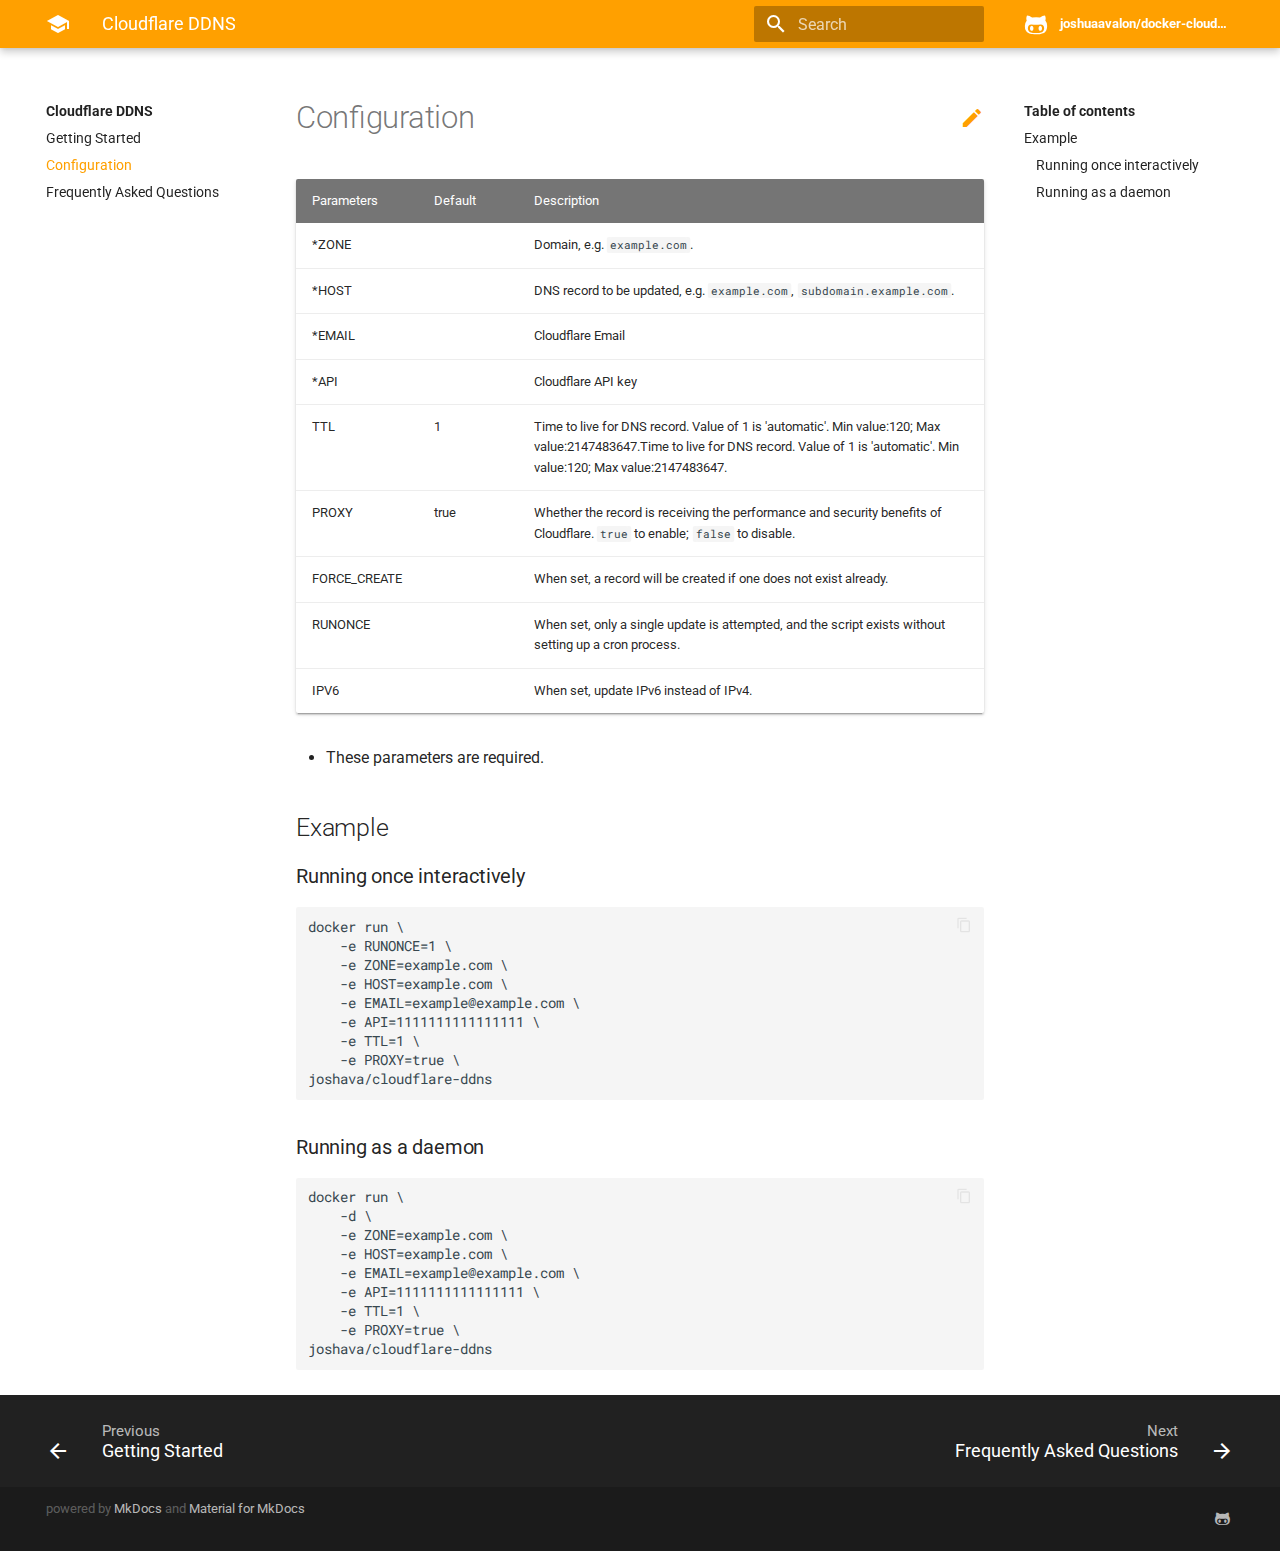
<file: configuration/index.html>
<!doctype html><html lang="en" class="no-js"><head><meta charset="utf-8"><meta name="viewport" content="width=device-width,initial-scale=1"><meta http-equiv="x-ua-compatible" content="ie=edge"><meta name="lang:clipboard.copy" content="Copy to clipboard"><meta name="lang:clipboard.copied" content="Copied to clipboard"><meta name="lang:search.language" content="en"><meta name="lang:search.pipeline.stopwords" content="True"><meta name="lang:search.pipeline.trimmer" content="True"><meta name="lang:search.result.none" content="No matching documents"><meta name="lang:search.result.one" content="1 matching document"><meta name="lang:search.result.other" content="# matching documents"><meta name="lang:search.tokenizer" content="[\s\-]+"><link rel="shortcut icon" href="../assets/images/favicon.png"><meta name="generator" content="mkdocs-1.0.4, mkdocs-material-4.3.0"><title>Configuration - Cloudflare DDNS</title><link rel="stylesheet" href="../assets/stylesheets/application.4031d38b.css"><link rel="stylesheet" href="../assets/stylesheets/application-palette.224b79ff.css"><meta name="theme-color" content="#ffa000"><script src="../assets/javascripts/modernizr.74668098.js"></script><link href="https://fonts.gstatic.com" rel="preconnect" crossorigin><link rel="stylesheet" href="https://fonts.googleapis.com/css?family=Roboto:300,400,400i,700|Roboto+Mono&display=swap"><style>body,input{font-family:"Roboto","Helvetica Neue",Helvetica,Arial,sans-serif}code,kbd,pre{font-family:"Roboto Mono","Courier New",Courier,monospace}</style><link rel="stylesheet" href="../assets/fonts/material-icons.css"></head><body dir="ltr" data-md-color-primary="amber" data-md-color-accent="amber"><svg class="md-svg"><defs><svg xmlns="http://www.w3.org/2000/svg" width="416" height="448" viewBox="0 0 416 448" id="__github"><path fill="currentColor" d="M160 304q0 10-3.125 20.5t-10.75 19T128 352t-18.125-8.5-10.75-19T96 304t3.125-20.5 10.75-19T128 256t18.125 8.5 10.75 19T160 304zm160 0q0 10-3.125 20.5t-10.75 19T288 352t-18.125-8.5-10.75-19T256 304t3.125-20.5 10.75-19T288 256t18.125 8.5 10.75 19T320 304zm40 0q0-30-17.25-51T296 232q-10.25 0-48.75 5.25Q229.5 240 208 240t-39.25-2.75Q130.75 232 120 232q-29.5 0-46.75 21T56 304q0 22 8 38.375t20.25 25.75 30.5 15 35 7.375 37.25 1.75h42q20.5 0 37.25-1.75t35-7.375 30.5-15 20.25-25.75T360 304zm56-44q0 51.75-15.25 82.75-9.5 19.25-26.375 33.25t-35.25 21.5-42.5 11.875-42.875 5.5T212 416q-19.5 0-35.5-.75t-36.875-3.125-38.125-7.5-34.25-12.875T37 371.5t-21.5-28.75Q0 312 0 260q0-59.25 34-99-6.75-20.5-6.75-42.5 0-29 12.75-54.5 27 0 47.5 9.875t47.25 30.875Q171.5 96 212 96q37 0 70 8 26.25-20.5 46.75-30.25T376 64q12.75 25.5 12.75 54.5 0 21.75-6.75 42 34 40 34 99.5z"/></svg></defs></svg> <input class="md-toggle" data-md-toggle="drawer" type="checkbox" id="__drawer" autocomplete="off"> <input class="md-toggle" data-md-toggle="search" type="checkbox" id="__search" autocomplete="off"> <label class="md-overlay" data-md-component="overlay" for="__drawer"></label><a href="#configuration" tabindex="1" class="md-skip">Skip to content </a><header class="md-header" data-md-component="header"><nav class="md-header-nav md-grid"><div class="md-flex"><div class="md-flex__cell md-flex__cell--shrink"><a href=".." title="Cloudflare DDNS" class="md-header-nav__button md-logo"><i class="md-icon"></i></a></div><div class="md-flex__cell md-flex__cell--shrink"><label class="md-icon md-icon--menu md-header-nav__button" for="__drawer"></label></div><div class="md-flex__cell md-flex__cell--stretch"><div class="md-flex__ellipsis md-header-nav__title" data-md-component="title"><span class="md-header-nav__topic">Cloudflare DDNS</span><span class="md-header-nav__topic">Configuration</span></div></div><div class="md-flex__cell md-flex__cell--shrink"><label class="md-icon md-icon--search md-header-nav__button" for="__search"></label><div class="md-search" data-md-component="search" role="dialog"><label class="md-search__overlay" for="__search"></label><div class="md-search__inner" role="search"><form class="md-search__form" name="search"><input type="text" class="md-search__input" name="query" placeholder="Search" autocapitalize="off" autocorrect="off" autocomplete="off" spellcheck="false" data-md-component="query" data-md-state="active"> <label class="md-icon md-search__icon" for="__search"></label> <button type="reset" class="md-icon md-search__icon" data-md-component="reset" tabindex="-1">&#xE5CD;</button></form><div class="md-search__output"><div class="md-search__scrollwrap" data-md-scrollfix><div class="md-search-result" data-md-component="result"><div class="md-search-result__meta">Type to start searching</div><ol class="md-search-result__list"></ol></div></div></div></div></div></div><div class="md-flex__cell md-flex__cell--shrink"><div class="md-header-nav__source"><a href="https://github.com/joshuaavalon/docker-cloudflare/" title="Go to repository" class="md-source" data-md-source="github"><div class="md-source__icon"><svg viewBox="0 0 24 24" width="24" height="24"><use xlink:href="#__github" width="24" height="24"></use></svg></div><div class="md-source__repository">joshuaavalon/docker-cloudflare</div></a></div></div></div></nav></header><div class="md-container"><main class="md-main"><div class="md-main__inner md-grid" data-md-component="container"><div class="md-sidebar md-sidebar--primary" data-md-component="navigation"><div class="md-sidebar__scrollwrap"><div class="md-sidebar__inner"><nav class="md-nav md-nav--primary" data-md-level="0"><label class="md-nav__title md-nav__title--site" for="__drawer"><a href=".." title="Cloudflare DDNS" class="md-nav__button md-logo"><i class="md-icon"></i></a>Cloudflare DDNS</label><div class="md-nav__source"><a href="https://github.com/joshuaavalon/docker-cloudflare/" title="Go to repository" class="md-source" data-md-source="github"><div class="md-source__icon"><svg viewBox="0 0 24 24" width="24" height="24"><use xlink:href="#__github" width="24" height="24"></use></svg></div><div class="md-source__repository">joshuaavalon/docker-cloudflare</div></a></div><ul class="md-nav__list" data-md-scrollfix><li class="md-nav__item"><a href=".." title="Getting Started" class="md-nav__link">Getting Started</a></li><li class="md-nav__item md-nav__item--active"><input class="md-toggle md-nav__toggle" data-md-toggle="toc" type="checkbox" id="__toc"><label class="md-nav__link md-nav__link--active" for="__toc">Configuration</label><a href="./" title="Configuration" class="md-nav__link md-nav__link--active">Configuration</a><nav class="md-nav md-nav--secondary"><label class="md-nav__title" for="__toc">Table of contents</label><ul class="md-nav__list" data-md-scrollfix><li class="md-nav__item"><a href="#example" title="Example" class="md-nav__link">Example</a><nav class="md-nav"><ul class="md-nav__list"><li class="md-nav__item"><a href="#running-once-interactively" title="Running once interactively" class="md-nav__link">Running once interactively</a></li><li class="md-nav__item"><a href="#running-as-a-daemon" title="Running as a daemon" class="md-nav__link">Running as a daemon</a></li></ul></nav></li></ul></nav></li><li class="md-nav__item"><a href="../faq/" title="Frequently Asked Questions" class="md-nav__link">Frequently Asked Questions</a></li></ul></nav></div></div></div><div class="md-sidebar md-sidebar--secondary" data-md-component="toc"><div class="md-sidebar__scrollwrap"><div class="md-sidebar__inner"><nav class="md-nav md-nav--secondary"><label class="md-nav__title" for="__toc">Table of contents</label><ul class="md-nav__list" data-md-scrollfix><li class="md-nav__item"><a href="#example" title="Example" class="md-nav__link">Example</a><nav class="md-nav"><ul class="md-nav__list"><li class="md-nav__item"><a href="#running-once-interactively" title="Running once interactively" class="md-nav__link">Running once interactively</a></li><li class="md-nav__item"><a href="#running-as-a-daemon" title="Running as a daemon" class="md-nav__link">Running as a daemon</a></li></ul></nav></li></ul></nav></div></div></div><div class="md-content"><article class="md-content__inner md-typeset"><a href="https://github.com/joshuaavalon/docker-cloudflare/edit/master/docs/configuration.md" title="Edit this page" class="md-icon md-content__icon">&#xE3C9;</a><h1 id="configuration">Configuration</h1>
<table>
<thead>
<tr>
<th>Parameters</th>
<th>Default</th>
<th>Description</th>
</tr>
</thead>
<tbody>
<tr>
<td>*ZONE</td>
<td></td>
<td>Domain, e.g. <code>example.com</code>.</td>
</tr>
<tr>
<td>*HOST</td>
<td></td>
<td>DNS record to be updated, e.g. <code>example.com</code>, <code>subdomain.example.com</code>.</td>
</tr>
<tr>
<td>*EMAIL</td>
<td></td>
<td>Cloudflare Email</td>
</tr>
<tr>
<td>*API</td>
<td></td>
<td>Cloudflare API key</td>
</tr>
<tr>
<td>TTL</td>
<td>1</td>
<td>Time to live for DNS record. Value of 1 is 'automatic'. Min value:120; Max value:2147483647.Time to live for DNS record. Value of 1 is 'automatic'. Min value:120; Max value:2147483647.</td>
</tr>
<tr>
<td>PROXY</td>
<td>true</td>
<td>Whether the record is receiving the performance and security benefits of Cloudflare. <code>true</code> to enable; <code>false</code> to disable.</td>
</tr>
<tr>
<td>FORCE_CREATE</td>
<td></td>
<td>When set, a record will be created if one does not exist already.</td>
</tr>
<tr>
<td>RUNONCE</td>
<td></td>
<td>When set, only a single update is attempted, and the script exists without setting up a cron process.</td>
</tr>
<tr>
<td>IPV6</td>
<td></td>
<td>When set, update IPv6 instead of IPv4.</td>
</tr>
</tbody>
</table>
<ul>
<li>These parameters are required.</li>
</ul>
<h2 id="example">Example</h2>
<h3 id="running-once-interactively">Running once interactively</h3>
<pre><code class="bash">docker run \
    -e RUNONCE=1 \
    -e ZONE=example.com \
    -e HOST=example.com \
    -e EMAIL=example@example.com \
    -e API=1111111111111111 \
    -e TTL=1 \
    -e PROXY=true \
joshava/cloudflare-ddns
</code></pre>

<h3 id="running-as-a-daemon">Running as a daemon</h3>
<pre><code class="bash">docker run \
    -d \
    -e ZONE=example.com \
    -e HOST=example.com \
    -e EMAIL=example@example.com \
    -e API=1111111111111111 \
    -e TTL=1 \
    -e PROXY=true \
joshava/cloudflare-ddns
</code></pre></article></div></div></main><footer class="md-footer"><div class="md-footer-nav"><nav class="md-footer-nav__inner md-grid"><a href=".." title="Getting Started" class="md-flex md-footer-nav__link md-footer-nav__link--prev" rel="prev"><div class="md-flex__cell md-flex__cell--shrink"><i class="md-icon md-icon--arrow-back md-footer-nav__button"></i></div><div class="md-flex__cell md-flex__cell--stretch md-footer-nav__title"><span class="md-flex__ellipsis"><span class="md-footer-nav__direction">Previous</span>Getting Started</span></div></a><a href="../faq/" title="Frequently Asked Questions" class="md-flex md-footer-nav__link md-footer-nav__link--next" rel="next"><div class="md-flex__cell md-flex__cell--stretch md-footer-nav__title"><span class="md-flex__ellipsis"><span class="md-footer-nav__direction">Next</span>Frequently Asked Questions</span></div><div class="md-flex__cell md-flex__cell--shrink"><i class="md-icon md-icon--arrow-forward md-footer-nav__button"></i></div></a></nav></div><div class="md-footer-meta md-typeset"><div class="md-footer-meta__inner md-grid"><div class="md-footer-copyright">powered by <a href="https://www.mkdocs.org">MkDocs</a> and <a href="https://squidfunk.github.io/mkdocs-material/">Material for MkDocs</a></div><div class="md-footer-social"><link rel="stylesheet" href="../assets/fonts/font-awesome.css"> <a href="https://github.com/joshuaavalon/docker-cloudflare" class="md-footer-social__link fa fa-github-alt"></a> </div></div></div></footer></div><script src="../assets/javascripts/application.b260a35d.js"></script><script>app.initialize({version:"1.0.4",url:{base:".."}})</script></body></html>
</file>
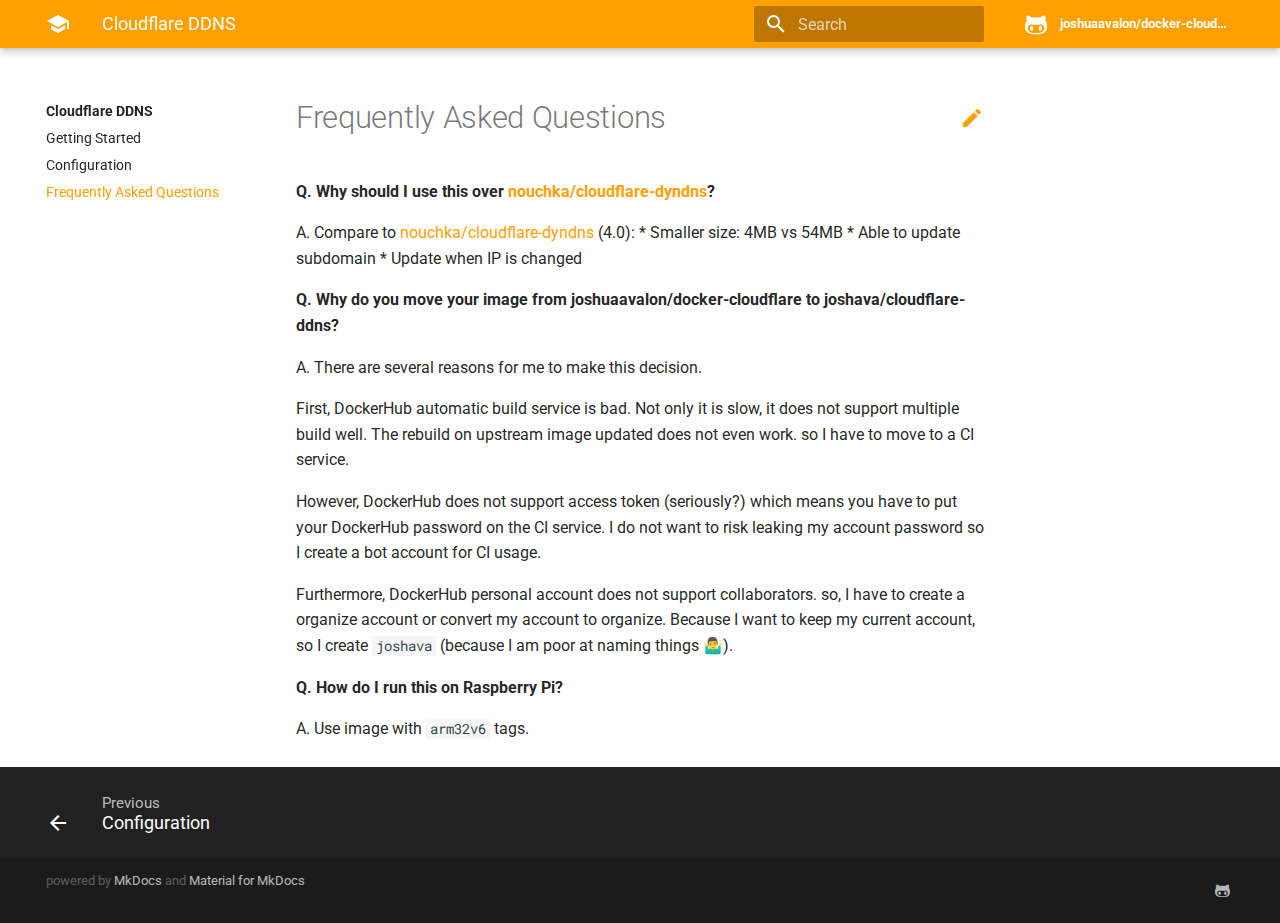
<file: faq/index.html>
<!doctype html><html lang="en" class="no-js"><head><meta charset="utf-8"><meta name="viewport" content="width=device-width,initial-scale=1"><meta http-equiv="x-ua-compatible" content="ie=edge"><meta name="lang:clipboard.copy" content="Copy to clipboard"><meta name="lang:clipboard.copied" content="Copied to clipboard"><meta name="lang:search.language" content="en"><meta name="lang:search.pipeline.stopwords" content="True"><meta name="lang:search.pipeline.trimmer" content="True"><meta name="lang:search.result.none" content="No matching documents"><meta name="lang:search.result.one" content="1 matching document"><meta name="lang:search.result.other" content="# matching documents"><meta name="lang:search.tokenizer" content="[\s\-]+"><link rel="shortcut icon" href="../assets/images/favicon.png"><meta name="generator" content="mkdocs-1.0.4, mkdocs-material-4.3.0"><title>Frequently Asked Questions - Cloudflare DDNS</title><link rel="stylesheet" href="../assets/stylesheets/application.4031d38b.css"><link rel="stylesheet" href="../assets/stylesheets/application-palette.224b79ff.css"><meta name="theme-color" content="#ffa000"><script src="../assets/javascripts/modernizr.74668098.js"></script><link href="https://fonts.gstatic.com" rel="preconnect" crossorigin><link rel="stylesheet" href="https://fonts.googleapis.com/css?family=Roboto:300,400,400i,700|Roboto+Mono&display=swap"><style>body,input{font-family:"Roboto","Helvetica Neue",Helvetica,Arial,sans-serif}code,kbd,pre{font-family:"Roboto Mono","Courier New",Courier,monospace}</style><link rel="stylesheet" href="../assets/fonts/material-icons.css"></head><body dir="ltr" data-md-color-primary="amber" data-md-color-accent="amber"><svg class="md-svg"><defs><svg xmlns="http://www.w3.org/2000/svg" width="416" height="448" viewBox="0 0 416 448" id="__github"><path fill="currentColor" d="M160 304q0 10-3.125 20.5t-10.75 19T128 352t-18.125-8.5-10.75-19T96 304t3.125-20.5 10.75-19T128 256t18.125 8.5 10.75 19T160 304zm160 0q0 10-3.125 20.5t-10.75 19T288 352t-18.125-8.5-10.75-19T256 304t3.125-20.5 10.75-19T288 256t18.125 8.5 10.75 19T320 304zm40 0q0-30-17.25-51T296 232q-10.25 0-48.75 5.25Q229.5 240 208 240t-39.25-2.75Q130.75 232 120 232q-29.5 0-46.75 21T56 304q0 22 8 38.375t20.25 25.75 30.5 15 35 7.375 37.25 1.75h42q20.5 0 37.25-1.75t35-7.375 30.5-15 20.25-25.75T360 304zm56-44q0 51.75-15.25 82.75-9.5 19.25-26.375 33.25t-35.25 21.5-42.5 11.875-42.875 5.5T212 416q-19.5 0-35.5-.75t-36.875-3.125-38.125-7.5-34.25-12.875T37 371.5t-21.5-28.75Q0 312 0 260q0-59.25 34-99-6.75-20.5-6.75-42.5 0-29 12.75-54.5 27 0 47.5 9.875t47.25 30.875Q171.5 96 212 96q37 0 70 8 26.25-20.5 46.75-30.25T376 64q12.75 25.5 12.75 54.5 0 21.75-6.75 42 34 40 34 99.5z"/></svg></defs></svg> <input class="md-toggle" data-md-toggle="drawer" type="checkbox" id="__drawer" autocomplete="off"> <input class="md-toggle" data-md-toggle="search" type="checkbox" id="__search" autocomplete="off"> <label class="md-overlay" data-md-component="overlay" for="__drawer"></label><a href="#frequently-asked-questions" tabindex="1" class="md-skip">Skip to content </a><header class="md-header" data-md-component="header"><nav class="md-header-nav md-grid"><div class="md-flex"><div class="md-flex__cell md-flex__cell--shrink"><a href=".." title="Cloudflare DDNS" class="md-header-nav__button md-logo"><i class="md-icon"></i></a></div><div class="md-flex__cell md-flex__cell--shrink"><label class="md-icon md-icon--menu md-header-nav__button" for="__drawer"></label></div><div class="md-flex__cell md-flex__cell--stretch"><div class="md-flex__ellipsis md-header-nav__title" data-md-component="title"><span class="md-header-nav__topic">Cloudflare DDNS</span><span class="md-header-nav__topic">Frequently Asked Questions</span></div></div><div class="md-flex__cell md-flex__cell--shrink"><label class="md-icon md-icon--search md-header-nav__button" for="__search"></label><div class="md-search" data-md-component="search" role="dialog"><label class="md-search__overlay" for="__search"></label><div class="md-search__inner" role="search"><form class="md-search__form" name="search"><input type="text" class="md-search__input" name="query" placeholder="Search" autocapitalize="off" autocorrect="off" autocomplete="off" spellcheck="false" data-md-component="query" data-md-state="active"> <label class="md-icon md-search__icon" for="__search"></label> <button type="reset" class="md-icon md-search__icon" data-md-component="reset" tabindex="-1">&#xE5CD;</button></form><div class="md-search__output"><div class="md-search__scrollwrap" data-md-scrollfix><div class="md-search-result" data-md-component="result"><div class="md-search-result__meta">Type to start searching</div><ol class="md-search-result__list"></ol></div></div></div></div></div></div><div class="md-flex__cell md-flex__cell--shrink"><div class="md-header-nav__source"><a href="https://github.com/joshuaavalon/docker-cloudflare/" title="Go to repository" class="md-source" data-md-source="github"><div class="md-source__icon"><svg viewBox="0 0 24 24" width="24" height="24"><use xlink:href="#__github" width="24" height="24"></use></svg></div><div class="md-source__repository">joshuaavalon/docker-cloudflare</div></a></div></div></div></nav></header><div class="md-container"><main class="md-main"><div class="md-main__inner md-grid" data-md-component="container"><div class="md-sidebar md-sidebar--primary" data-md-component="navigation"><div class="md-sidebar__scrollwrap"><div class="md-sidebar__inner"><nav class="md-nav md-nav--primary" data-md-level="0"><label class="md-nav__title md-nav__title--site" for="__drawer"><a href=".." title="Cloudflare DDNS" class="md-nav__button md-logo"><i class="md-icon"></i></a>Cloudflare DDNS</label><div class="md-nav__source"><a href="https://github.com/joshuaavalon/docker-cloudflare/" title="Go to repository" class="md-source" data-md-source="github"><div class="md-source__icon"><svg viewBox="0 0 24 24" width="24" height="24"><use xlink:href="#__github" width="24" height="24"></use></svg></div><div class="md-source__repository">joshuaavalon/docker-cloudflare</div></a></div><ul class="md-nav__list" data-md-scrollfix><li class="md-nav__item"><a href=".." title="Getting Started" class="md-nav__link">Getting Started</a></li><li class="md-nav__item"><a href="../configuration/" title="Configuration" class="md-nav__link">Configuration</a></li><li class="md-nav__item md-nav__item--active"><input class="md-toggle md-nav__toggle" data-md-toggle="toc" type="checkbox" id="__toc"><a href="./" title="Frequently Asked Questions" class="md-nav__link md-nav__link--active">Frequently Asked Questions</a></li></ul></nav></div></div></div><div class="md-sidebar md-sidebar--secondary" data-md-component="toc"><div class="md-sidebar__scrollwrap"><div class="md-sidebar__inner"><nav class="md-nav md-nav--secondary"></nav></div></div></div><div class="md-content"><article class="md-content__inner md-typeset"><a href="https://github.com/joshuaavalon/docker-cloudflare/edit/master/docs/faq.md" title="Edit this page" class="md-icon md-content__icon">&#xE3C9;</a><h1 id="frequently-asked-questions">Frequently Asked Questions</h1>
<p><strong>Q. Why should I use this over <a href="https://hub.docker.com/r/nouchka/cloudflare-dyndns/">nouchka/cloudflare-dyndns</a>?</strong></p>
<p>A. Compare to <a href="https://hub.docker.com/r/nouchka/cloudflare-dyndns/">nouchka/cloudflare-dyndns</a> (4.0):
 * Smaller size: 4MB vs 54MB
 * Able to update subdomain
 * Update when IP is changed</p>
<p><strong>Q. Why do you move your image from joshuaavalon/docker-cloudflare to joshava/cloudflare-ddns?</strong></p>
<p>A. There are several reasons for me to make this decision.</p>
<p>First, DockerHub automatic build service is bad. Not only it is slow, it does not support multiple build well.
 The rebuild on upstream image updated does not even work. so I have to move to a CI service.</p>
<p>However, DockerHub does not support access token (seriously?) which means you have to put your DockerHub password on the CI service. I do not want to risk leaking my account password so I create a bot account for CI usage.</p>
<p>Furthermore, DockerHub personal account does not support collaborators. so, I have to create a organize account or convert my account to organize. Because I want to keep my current account, so I create <code>joshava</code> (because I am poor at naming things 🤷‍♂️).</p>
<p><strong>Q. How do I run this on Raspberry Pi?</strong></p>
<p>A. Use image with <code>arm32v6</code> tags.</p></article></div></div></main><footer class="md-footer"><div class="md-footer-nav"><nav class="md-footer-nav__inner md-grid"><a href="../configuration/" title="Configuration" class="md-flex md-footer-nav__link md-footer-nav__link--prev" rel="prev"><div class="md-flex__cell md-flex__cell--shrink"><i class="md-icon md-icon--arrow-back md-footer-nav__button"></i></div><div class="md-flex__cell md-flex__cell--stretch md-footer-nav__title"><span class="md-flex__ellipsis"><span class="md-footer-nav__direction">Previous</span>Configuration</span></div></a></nav></div><div class="md-footer-meta md-typeset"><div class="md-footer-meta__inner md-grid"><div class="md-footer-copyright">powered by <a href="https://www.mkdocs.org">MkDocs</a> and <a href="https://squidfunk.github.io/mkdocs-material/">Material for MkDocs</a></div><div class="md-footer-social"><link rel="stylesheet" href="../assets/fonts/font-awesome.css"> <a href="https://github.com/joshuaavalon/docker-cloudflare" class="md-footer-social__link fa fa-github-alt"></a> </div></div></div></footer></div><script src="../assets/javascripts/application.b260a35d.js"></script><script>app.initialize({version:"1.0.4",url:{base:".."}})</script></body></html>
</file>
<file: assets/stylesheets/application.4031d38b.css>
@charset "UTF-8";html{box-sizing:border-box}*,:after,:before{box-sizing:inherit}html{-webkit-text-size-adjust:none;-moz-text-size-adjust:none;-ms-text-size-adjust:none;text-size-adjust:none}body{margin:0}hr{overflow:visible;box-sizing:content-box}a{-webkit-text-decoration-skip:objects}a,button,input,label{-webkit-tap-highlight-color:transparent}a{color:inherit;text-decoration:none}small,sub,sup{font-size:80%}sub,sup{position:relative;line-height:0;vertical-align:baseline}sub{bottom:-.25em}sup{top:-.5em}img{border-style:none}table{border-collapse:separate;border-spacing:0}td,th{font-weight:400;vertical-align:top}button{margin:0;padding:0;border:0;outline-style:none;background:transparent;font-size:inherit}input{border:0;outline:0}.md-clipboard:before,.md-icon,.md-nav__button,.md-nav__link:after,.md-nav__title:before,.md-search-result__article--document:before,.md-source-file:before,.md-typeset .admonition>.admonition-title:before,.md-typeset .admonition>summary:before,.md-typeset .critic.comment:before,.md-typeset .footnote-backref,.md-typeset .task-list-control .task-list-indicator:before,.md-typeset details>.admonition-title:before,.md-typeset details>summary:before,.md-typeset summary:after{font-family:Material Icons;font-style:normal;font-variant:normal;font-weight:400;line-height:1;text-transform:none;white-space:nowrap;speak:none;word-wrap:normal;direction:ltr}.md-content__icon,.md-footer-nav__button,.md-header-nav__button,.md-nav__button,.md-nav__title:before,.md-search-result__article--document:before{display:inline-block;margin:.2rem;padding:.4rem;font-size:1.2rem;cursor:pointer}.md-icon--arrow-back:before{content:""}.md-icon--arrow-forward:before{content:""}.md-icon--menu:before{content:""}.md-icon--search:before{content:""}[dir=rtl] .md-icon--arrow-back:before{content:""}[dir=rtl] .md-icon--arrow-forward:before{content:""}body{-webkit-font-smoothing:antialiased;-moz-osx-font-smoothing:grayscale}body,input{color:rgba(0,0,0,.87);-webkit-font-feature-settings:"kern","liga";font-feature-settings:"kern","liga";font-family:Helvetica Neue,Helvetica,Arial,sans-serif}code,kbd,pre{color:rgba(0,0,0,.87);-webkit-font-feature-settings:"kern";font-feature-settings:"kern";font-family:Courier New,Courier,monospace}.md-typeset{font-size:.8rem;line-height:1.6;-webkit-print-color-adjust:exact}.md-typeset blockquote,.md-typeset ol,.md-typeset p,.md-typeset ul{margin:1em 0}.md-typeset h1{margin:0 0 2rem;color:rgba(0,0,0,.54);font-size:1.5625rem;line-height:1.3}.md-typeset h1,.md-typeset h2{font-weight:300;letter-spacing:-.01em}.md-typeset h2{margin:2rem 0 .8rem;font-size:1.25rem;line-height:1.4}.md-typeset h3{margin:1.6rem 0 .8rem;font-size:1rem;font-weight:400;letter-spacing:-.01em;line-height:1.5}.md-typeset h2+h3{margin-top:.8rem}.md-typeset h4{font-size:.8rem}.md-typeset h4,.md-typeset h5,.md-typeset h6{margin:.8rem 0;font-weight:700;letter-spacing:-.01em}.md-typeset h5,.md-typeset h6{color:rgba(0,0,0,.54);font-size:.64rem}.md-typeset h5{text-transform:uppercase}.md-typeset hr{margin:1.5em 0;border-bottom:.05rem dotted rgba(0,0,0,.26)}.md-typeset a{color:#3f51b5;word-break:break-word}.md-typeset a,.md-typeset a:before{transition:color .125s}.md-typeset a:active,.md-typeset a:hover{color:#536dfe}.md-typeset code,.md-typeset pre{background-color:hsla(0,0%,92.5%,.5);color:#37474f;font-size:85%;direction:ltr}.md-typeset code{margin:0 .29412em;padding:.07353em 0;border-radius:.1rem;box-shadow:.29412em 0 0 hsla(0,0%,92.5%,.5),-.29412em 0 0 hsla(0,0%,92.5%,.5);word-break:break-word;-webkit-box-decoration-break:clone;box-decoration-break:clone}.md-typeset h1 code,.md-typeset h2 code,.md-typeset h3 code,.md-typeset h4 code,.md-typeset h5 code,.md-typeset h6 code{margin:0;background-color:transparent;box-shadow:none}.md-typeset a>code{margin:inherit;padding:inherit;border-radius:initial;background-color:inherit;color:inherit;box-shadow:none}.md-typeset pre{position:relative;margin:1em 0;border-radius:.1rem;line-height:1.4;-webkit-overflow-scrolling:touch}.md-typeset pre>code{display:block;margin:0;padding:.525rem .6rem;background-color:transparent;font-size:inherit;box-shadow:none;-webkit-box-decoration-break:slice;box-decoration-break:slice;overflow:auto}.md-typeset pre>code::-webkit-scrollbar{width:.2rem;height:.2rem}.md-typeset pre>code::-webkit-scrollbar-thumb{background-color:rgba(0,0,0,.26)}.md-typeset pre>code::-webkit-scrollbar-thumb:hover{background-color:#536dfe}.md-typeset kbd{padding:0 .29412em;border-radius:.15rem;border:.05rem solid #c9c9c9;border-bottom-color:#bcbcbc;background-color:#fcfcfc;color:#555;font-size:85%;box-shadow:0 .05rem 0 #b0b0b0;word-break:break-word}.md-typeset mark{margin:0 .25em;padding:.0625em 0;border-radius:.1rem;background-color:rgba(255,235,59,.5);box-shadow:.25em 0 0 rgba(255,235,59,.5),-.25em 0 0 rgba(255,235,59,.5);word-break:break-word;-webkit-box-decoration-break:clone;box-decoration-break:clone}.md-typeset abbr{border-bottom:.05rem dotted rgba(0,0,0,.54);text-decoration:none;cursor:help}.md-typeset small{opacity:.75}.md-typeset sub,.md-typeset sup{margin-left:.07812em}[dir=rtl] .md-typeset sub,[dir=rtl] .md-typeset sup{margin-right:.07812em;margin-left:0}.md-typeset blockquote{padding-left:.6rem;border-left:.2rem solid rgba(0,0,0,.26);color:rgba(0,0,0,.54)}[dir=rtl] .md-typeset blockquote{padding-right:.6rem;padding-left:0;border-right:.2rem solid rgba(0,0,0,.26);border-left:initial}.md-typeset ul{list-style-type:disc}.md-typeset ol,.md-typeset ul{margin-left:.625em;padding:0}[dir=rtl] .md-typeset ol,[dir=rtl] .md-typeset ul{margin-right:.625em;margin-left:0}.md-typeset ol ol,.md-typeset ul ol{list-style-type:lower-alpha}.md-typeset ol ol ol,.md-typeset ul ol ol{list-style-type:lower-roman}.md-typeset ol li,.md-typeset ul li{margin-bottom:.5em;margin-left:1.25em}[dir=rtl] .md-typeset ol li,[dir=rtl] .md-typeset ul li{margin-right:1.25em;margin-left:0}.md-typeset ol li blockquote,.md-typeset ol li p,.md-typeset ul li blockquote,.md-typeset ul li p{margin:.5em 0}.md-typeset ol li:last-child,.md-typeset ul li:last-child{margin-bottom:0}.md-typeset ol li ol,.md-typeset ol li ul,.md-typeset ul li ol,.md-typeset ul li ul{margin:.5em 0 .5em .625em}[dir=rtl] .md-typeset ol li ol,[dir=rtl] .md-typeset ol li ul,[dir=rtl] .md-typeset ul li ol,[dir=rtl] .md-typeset ul li ul{margin-right:.625em;margin-left:0}.md-typeset dd{margin:1em 0 1em 1.875em}[dir=rtl] .md-typeset dd{margin-right:1.875em;margin-left:0}.md-typeset iframe,.md-typeset img,.md-typeset svg{max-width:100%}.md-typeset table:not([class]){box-shadow:0 2px 2px 0 rgba(0,0,0,.14),0 1px 5px 0 rgba(0,0,0,.12),0 3px 1px -2px rgba(0,0,0,.2);display:inline-block;max-width:100%;border-radius:.1rem;font-size:.64rem;overflow:auto;-webkit-overflow-scrolling:touch}.md-typeset table:not([class])+*{margin-top:1.5em}.md-typeset table:not([class]) td:not([align]),.md-typeset table:not([class]) th:not([align]){text-align:left}[dir=rtl] .md-typeset table:not([class]) td:not([align]),[dir=rtl] .md-typeset table:not([class]) th:not([align]){text-align:right}.md-typeset table:not([class]) th{min-width:5rem;padding:.6rem .8rem;background-color:rgba(0,0,0,.54);color:#fff;vertical-align:top}.md-typeset table:not([class]) td{padding:.6rem .8rem;border-top:.05rem solid rgba(0,0,0,.07);vertical-align:top}.md-typeset table:not([class]) tr{transition:background-color .125s}.md-typeset table:not([class]) tr:hover{background-color:rgba(0,0,0,.035);box-shadow:inset 0 .05rem 0 #fff}.md-typeset table:not([class]) tr:first-child td{border-top:0}.md-typeset table:not([class]) a{word-break:normal}.md-typeset__scrollwrap{margin:1em -.8rem;overflow-x:auto;-webkit-overflow-scrolling:touch}.md-typeset .md-typeset__table{display:inline-block;margin-bottom:.5em;padding:0 .8rem}.md-typeset .md-typeset__table table{display:table;width:100%;margin:0;overflow:hidden}html{font-size:125%;overflow-x:hidden}body,html{height:100%}body{position:relative;font-size:.5rem}hr{display:block;height:.05rem;padding:0;border:0}.md-svg{display:none}.md-grid{max-width:61rem;margin-right:auto;margin-left:auto}.md-container,.md-main{overflow:auto}.md-container{display:table;width:100%;height:100%;padding-top:2.4rem;table-layout:fixed}.md-main{display:table-row;height:100%}.md-main__inner{height:100%;padding-top:1.5rem;padding-bottom:.05rem}.md-toggle{display:none}.md-overlay{position:fixed;top:0;width:0;height:0;transition:width 0s .25s,height 0s .25s,opacity .25s;background-color:rgba(0,0,0,.54);opacity:0;z-index:3}.md-flex{display:table}.md-flex__cell{display:table-cell;position:relative;vertical-align:top}.md-flex__cell--shrink{width:0}.md-flex__cell--stretch{display:table;width:100%;table-layout:fixed}.md-flex__ellipsis{display:table-cell;text-overflow:ellipsis;white-space:nowrap;overflow:hidden}.md-skip{position:fixed;width:.05rem;height:.05rem;margin:.5rem;padding:.3rem .5rem;-webkit-transform:translateY(.4rem);transform:translateY(.4rem);border-radius:.1rem;background-color:rgba(0,0,0,.87);color:#fff;font-size:.64rem;opacity:0;overflow:hidden}.md-skip:focus{width:auto;height:auto;clip:auto;-webkit-transform:translateX(0);transform:translateX(0);transition:opacity .175s 75ms,-webkit-transform .25s cubic-bezier(.4,0,.2,1);transition:transform .25s cubic-bezier(.4,0,.2,1),opacity .175s 75ms;transition:transform .25s cubic-bezier(.4,0,.2,1),opacity .175s 75ms,-webkit-transform .25s cubic-bezier(.4,0,.2,1);opacity:1;z-index:10}@page{margin:25mm}.md-clipboard{position:absolute;top:.3rem;right:.3rem;width:1.4rem;height:1.4rem;border-radius:.1rem;font-size:.8rem;cursor:pointer;z-index:1;-webkit-backface-visibility:hidden;backface-visibility:hidden}.md-clipboard:before{transition:color .25s,opacity .25s;color:rgba(0,0,0,.07);content:"\E14D"}.codehilite:hover .md-clipboard:before,.md-typeset .highlight:hover .md-clipboard:before,pre:hover .md-clipboard:before{color:rgba(0,0,0,.54)}.md-clipboard:focus:before,.md-clipboard:hover:before{color:#536dfe}.md-clipboard__message{display:block;position:absolute;top:0;right:1.7rem;padding:.3rem .5rem;-webkit-transform:translateX(.4rem);transform:translateX(.4rem);transition:opacity .175s,-webkit-transform .25s cubic-bezier(.9,.1,.9,0);transition:transform .25s cubic-bezier(.9,.1,.9,0),opacity .175s;transition:transform .25s cubic-bezier(.9,.1,.9,0),opacity .175s,-webkit-transform .25s cubic-bezier(.9,.1,.9,0);border-radius:.1rem;background-color:rgba(0,0,0,.54);color:#fff;font-size:.64rem;white-space:nowrap;opacity:0;pointer-events:none}.md-clipboard__message--active{-webkit-transform:translateX(0);transform:translateX(0);transition:opacity .175s 75ms,-webkit-transform .25s cubic-bezier(.4,0,.2,1);transition:transform .25s cubic-bezier(.4,0,.2,1),opacity .175s 75ms;transition:transform .25s cubic-bezier(.4,0,.2,1),opacity .175s 75ms,-webkit-transform .25s cubic-bezier(.4,0,.2,1);opacity:1;pointer-events:auto}.md-clipboard__message:before{content:attr(aria-label)}.md-clipboard__message:after{display:block;position:absolute;top:50%;right:-.2rem;width:0;margin-top:-.2rem;border-color:transparent rgba(0,0,0,.54);border-style:solid;border-width:.2rem 0 .2rem .2rem;content:""}.md-content__inner{margin:0 .8rem 1.2rem;padding-top:.6rem}.md-content__inner:before{display:block;height:.4rem;content:""}.md-content__inner>:last-child{margin-bottom:0}.md-content__icon{position:relative;margin:.4rem 0;padding:0;float:right}.md-typeset .md-content__icon{color:rgba(0,0,0,.26)}.md-header{position:fixed;top:0;right:0;left:0;height:2.4rem;transition:background-color .25s,color .25s;background-color:#3f51b5;color:#fff;box-shadow:none;z-index:2;-webkit-backface-visibility:hidden;backface-visibility:hidden}.no-js .md-header{transition:none;box-shadow:none}.md-header[data-md-state=shadow]{transition:background-color .25s,color .25s,box-shadow .25s;box-shadow:0 0 .2rem rgba(0,0,0,.1),0 .2rem .4rem rgba(0,0,0,.2)}.md-header-nav{padding:0 .2rem}.md-header-nav__button{position:relative;transition:opacity .25s;z-index:1}.md-header-nav__button:hover{opacity:.7}.md-header-nav__button.md-logo *{display:block}.no-js .md-header-nav__button.md-icon--search{display:none}.md-header-nav__topic{display:block;position:absolute;transition:opacity .15s,-webkit-transform .4s cubic-bezier(.1,.7,.1,1);transition:transform .4s cubic-bezier(.1,.7,.1,1),opacity .15s;transition:transform .4s cubic-bezier(.1,.7,.1,1),opacity .15s,-webkit-transform .4s cubic-bezier(.1,.7,.1,1);text-overflow:ellipsis;white-space:nowrap;overflow:hidden}.md-header-nav__topic+.md-header-nav__topic{-webkit-transform:translateX(1.25rem);transform:translateX(1.25rem);transition:opacity .15s,-webkit-transform .4s cubic-bezier(1,.7,.1,.1);transition:transform .4s cubic-bezier(1,.7,.1,.1),opacity .15s;transition:transform .4s cubic-bezier(1,.7,.1,.1),opacity .15s,-webkit-transform .4s cubic-bezier(1,.7,.1,.1);opacity:0;z-index:-1;pointer-events:none}[dir=rtl] .md-header-nav__topic+.md-header-nav__topic{-webkit-transform:translateX(-1.25rem);transform:translateX(-1.25rem)}.no-js .md-header-nav__topic{position:static}.no-js .md-header-nav__topic+.md-header-nav__topic{display:none}.md-header-nav__title{padding:0 1rem;font-size:.9rem;line-height:2.4rem}.md-header-nav__title[data-md-state=active] .md-header-nav__topic{-webkit-transform:translateX(-1.25rem);transform:translateX(-1.25rem);transition:opacity .15s,-webkit-transform .4s cubic-bezier(1,.7,.1,.1);transition:transform .4s cubic-bezier(1,.7,.1,.1),opacity .15s;transition:transform .4s cubic-bezier(1,.7,.1,.1),opacity .15s,-webkit-transform .4s cubic-bezier(1,.7,.1,.1);opacity:0;z-index:-1;pointer-events:none}[dir=rtl] .md-header-nav__title[data-md-state=active] .md-header-nav__topic{-webkit-transform:translateX(1.25rem);transform:translateX(1.25rem)}.md-header-nav__title[data-md-state=active] .md-header-nav__topic+.md-header-nav__topic{-webkit-transform:translateX(0);transform:translateX(0);transition:opacity .15s,-webkit-transform .4s cubic-bezier(.1,.7,.1,1);transition:transform .4s cubic-bezier(.1,.7,.1,1),opacity .15s;transition:transform .4s cubic-bezier(.1,.7,.1,1),opacity .15s,-webkit-transform .4s cubic-bezier(.1,.7,.1,1);opacity:1;z-index:0;pointer-events:auto}.md-header-nav__source{display:none}.md-hero{transition:background .25s;background-color:#3f51b5;color:#fff;font-size:1rem;overflow:hidden}.md-hero__inner{margin-top:1rem;padding:.8rem .8rem .4rem;transition:opacity .25s,-webkit-transform .4s cubic-bezier(.1,.7,.1,1);transition:transform .4s cubic-bezier(.1,.7,.1,1),opacity .25s;transition:transform .4s cubic-bezier(.1,.7,.1,1),opacity .25s,-webkit-transform .4s cubic-bezier(.1,.7,.1,1);transition-delay:.1s}[data-md-state=hidden] .md-hero__inner{pointer-events:none;-webkit-transform:translateY(.625rem);transform:translateY(.625rem);transition:opacity .1s 0s,-webkit-transform 0s .4s;transition:transform 0s .4s,opacity .1s 0s;transition:transform 0s .4s,opacity .1s 0s,-webkit-transform 0s .4s;opacity:0}.md-hero--expand .md-hero__inner{margin-bottom:1.2rem}.md-footer-nav{background-color:rgba(0,0,0,.87);color:#fff}.md-footer-nav__inner{padding:.2rem;overflow:auto}.md-footer-nav__link{padding-top:1.4rem;padding-bottom:.4rem;transition:opacity .25s}.md-footer-nav__link:hover{opacity:.7}.md-footer-nav__link--prev{width:25%;float:left}[dir=rtl] .md-footer-nav__link--prev{float:right}.md-footer-nav__link--next{width:75%;float:right;text-align:right}[dir=rtl] .md-footer-nav__link--next{float:left;text-align:left}.md-footer-nav__button{transition:background .25s}.md-footer-nav__title{position:relative;padding:0 1rem;font-size:.9rem;line-height:2.4rem}.md-footer-nav__direction{position:absolute;right:0;left:0;margin-top:-1rem;padding:0 1rem;color:hsla(0,0%,100%,.7);font-size:.75rem}.md-footer-meta{background-color:rgba(0,0,0,.895)}.md-footer-meta__inner{padding:.2rem;overflow:auto}html .md-footer-meta.md-typeset a{color:hsla(0,0%,100%,.7)}html .md-footer-meta.md-typeset a:focus,html .md-footer-meta.md-typeset a:hover{color:#fff}.md-footer-copyright{margin:0 .6rem;padding:.4rem 0;color:hsla(0,0%,100%,.3);font-size:.64rem}.md-footer-copyright__highlight{color:hsla(0,0%,100%,.7)}.md-footer-social{margin:0 .4rem;padding:.2rem 0 .6rem}.md-footer-social__link{display:inline-block;width:1.6rem;height:1.6rem;font-size:.8rem;text-align:center}.md-footer-social__link:before{line-height:1.9}.md-nav{font-size:.7rem;line-height:1.3}.md-nav__title{display:block;padding:0 .6rem;font-weight:700;text-overflow:ellipsis;overflow:hidden}.md-nav__title:before{display:none;content:"\E5C4"}[dir=rtl] .md-nav__title:before{content:"\E5C8"}.md-nav__title .md-nav__button{display:none}.md-nav__list{margin:0;padding:0;list-style:none}.md-nav__item{padding:0 .6rem}.md-nav__item:last-child{padding-bottom:.6rem}.md-nav__item .md-nav__item{padding-right:0}[dir=rtl] .md-nav__item .md-nav__item{padding-right:.6rem;padding-left:0}.md-nav__item .md-nav__item:last-child{padding-bottom:0}.md-nav__button img{width:100%;height:auto}.md-nav__link{display:block;margin-top:.625em;transition:color .125s;text-overflow:ellipsis;cursor:pointer;overflow:hidden}.md-nav__item--nested>.md-nav__link:after{content:"\E313"}html .md-nav__link[for=__toc],html .md-nav__link[for=__toc]+.md-nav__link:after,html .md-nav__link[for=__toc]~.md-nav{display:none}.md-nav__link[data-md-state=blur]{color:rgba(0,0,0,.54)}.md-nav__link--active,.md-nav__link:active{color:#3f51b5}.md-nav__item--nested>.md-nav__link{color:inherit}.md-nav__link:focus,.md-nav__link:hover{color:#536dfe}.md-nav__source,.no-js .md-search{display:none}.md-search__overlay{opacity:0;z-index:1}.md-search__form{position:relative}.md-search__input{position:relative;padding:0 2.2rem 0 3.6rem;text-overflow:ellipsis;z-index:2}[dir=rtl] .md-search__input{padding:0 3.6rem 0 2.2rem}.md-search__input::-webkit-input-placeholder{transition:color .25s cubic-bezier(.1,.7,.1,1)}.md-search__input:-ms-input-placeholder{transition:color .25s cubic-bezier(.1,.7,.1,1)}.md-search__input::-ms-input-placeholder{transition:color .25s cubic-bezier(.1,.7,.1,1)}.md-search__input::placeholder{transition:color .25s cubic-bezier(.1,.7,.1,1)}.md-search__input::-webkit-input-placeholder,.md-search__input~.md-search__icon{color:rgba(0,0,0,.54)}.md-search__input:-ms-input-placeholder,.md-search__input~.md-search__icon{color:rgba(0,0,0,.54)}.md-search__input::-ms-input-placeholder,.md-search__input~.md-search__icon{color:rgba(0,0,0,.54)}.md-search__input::placeholder,.md-search__input~.md-search__icon{color:rgba(0,0,0,.54)}.md-search__input::-ms-clear{display:none}.md-search__icon{position:absolute;transition:color .25s cubic-bezier(.1,.7,.1,1),opacity .25s;font-size:1.2rem;cursor:pointer;z-index:2}.md-search__icon:hover{opacity:.7}.md-search__icon[for=__search]{top:.3rem;left:.5rem}[dir=rtl] .md-search__icon[for=__search]{right:.5rem;left:auto}.md-search__icon[for=__search]:before{content:"\E8B6"}.md-search__icon[type=reset]{top:.3rem;right:.5rem;-webkit-transform:scale(.125);transform:scale(.125);transition:opacity .15s,-webkit-transform .15s cubic-bezier(.1,.7,.1,1);transition:transform .15s cubic-bezier(.1,.7,.1,1),opacity .15s;transition:transform .15s cubic-bezier(.1,.7,.1,1),opacity .15s,-webkit-transform .15s cubic-bezier(.1,.7,.1,1);opacity:0}[dir=rtl] .md-search__icon[type=reset]{right:auto;left:.5rem}[data-md-toggle=search]:checked~.md-header .md-search__input:valid~.md-search__icon[type=reset]{-webkit-transform:scale(1);transform:scale(1);opacity:1}[data-md-toggle=search]:checked~.md-header .md-search__input:valid~.md-search__icon[type=reset]:hover{opacity:.7}.md-search__output{position:absolute;width:100%;border-radius:0 0 .1rem .1rem;overflow:hidden;z-index:1}.md-search__scrollwrap{height:100%;background-color:#fff;box-shadow:inset 0 .05rem 0 rgba(0,0,0,.07);overflow-y:auto;-webkit-overflow-scrolling:touch}.md-search-result{color:rgba(0,0,0,.87);word-break:break-word}.md-search-result__meta{padding:0 .8rem;background-color:rgba(0,0,0,.07);color:rgba(0,0,0,.54);font-size:.64rem;line-height:1.8rem}.md-search-result__list{margin:0;padding:0;border-top:.05rem solid rgba(0,0,0,.07);list-style:none}.md-search-result__item{box-shadow:0 -.05rem 0 rgba(0,0,0,.07)}.md-search-result__link{display:block;transition:background .25s;outline:0;overflow:hidden}.md-search-result__link:hover,.md-search-result__link[data-md-state=active]{background-color:rgba(83,109,254,.1)}.md-search-result__link:hover .md-search-result__article:before,.md-search-result__link[data-md-state=active] .md-search-result__article:before{opacity:.7}.md-search-result__link:last-child .md-search-result__teaser{margin-bottom:.6rem}.md-search-result__article{position:relative;padding:0 .8rem;overflow:auto}.md-search-result__article--document:before{position:absolute;left:0;margin:.1rem;transition:opacity .25s;color:rgba(0,0,0,.54);content:"\E880"}[dir=rtl] .md-search-result__article--document:before{right:0;left:auto}.md-search-result__article--document .md-search-result__title{margin:.55rem 0;font-size:.8rem;font-weight:400;line-height:1.4}.md-search-result__title{margin:.5em 0;font-size:.64rem;font-weight:700;line-height:1.4}.md-search-result__teaser{display:-webkit-box;max-height:1.65rem;margin:.5em 0;color:rgba(0,0,0,.54);font-size:.64rem;line-height:1.4;text-overflow:ellipsis;overflow:hidden;-webkit-line-clamp:2}.md-search-result em{font-style:normal;font-weight:700;text-decoration:underline}.md-sidebar{position:absolute;width:12.1rem;padding:1.2rem 0;overflow:hidden}.md-sidebar[data-md-state=lock]{position:fixed;top:2.4rem}.md-sidebar--secondary{display:none}.md-sidebar__scrollwrap{max-height:100%;margin:0 .2rem;overflow-y:auto;-webkit-backface-visibility:hidden;backface-visibility:hidden}.md-sidebar__scrollwrap::-webkit-scrollbar{width:.2rem;height:.2rem}.md-sidebar__scrollwrap::-webkit-scrollbar-thumb{background-color:rgba(0,0,0,.26)}.md-sidebar__scrollwrap::-webkit-scrollbar-thumb:hover{background-color:#536dfe}@-webkit-keyframes md-source__facts--done{0%{height:0}to{height:.65rem}}@keyframes md-source__facts--done{0%{height:0}to{height:.65rem}}@-webkit-keyframes md-source__fact--done{0%{-webkit-transform:translateY(100%);transform:translateY(100%);opacity:0}50%{opacity:0}to{-webkit-transform:translateY(0);transform:translateY(0);opacity:1}}@keyframes md-source__fact--done{0%{-webkit-transform:translateY(100%);transform:translateY(100%);opacity:0}50%{opacity:0}to{-webkit-transform:translateY(0);transform:translateY(0);opacity:1}}.md-source{display:block;padding-right:.6rem;transition:opacity .25s;font-size:.65rem;line-height:1.2;white-space:nowrap}[dir=rtl] .md-source{padding-right:0;padding-left:.6rem}.md-source:hover{opacity:.7}.md-source:after,.md-source__icon{display:inline-block;height:2.4rem;content:"";vertical-align:middle}.md-source__icon{width:2.4rem}.md-source__icon svg{width:1.2rem;height:1.2rem;margin-top:.6rem;margin-left:.6rem}[dir=rtl] .md-source__icon svg{margin-right:.6rem;margin-left:0}.md-source__icon+.md-source__repository{margin-left:-2rem;padding-left:2rem}[dir=rtl] .md-source__icon+.md-source__repository{margin-right:-2rem;margin-left:0;padding-right:2rem;padding-left:0}.md-source__repository{display:inline-block;max-width:100%;margin-left:.6rem;font-weight:700;text-overflow:ellipsis;overflow:hidden;vertical-align:middle}.md-source__facts{margin:0;padding:0;font-size:.55rem;font-weight:700;list-style-type:none;opacity:.75;overflow:hidden}[data-md-state=done] .md-source__facts{-webkit-animation:md-source__facts--done .25s ease-in;animation:md-source__facts--done .25s ease-in}.md-source__fact{float:left}[dir=rtl] .md-source__fact{float:right}[data-md-state=done] .md-source__fact{-webkit-animation:md-source__fact--done .4s ease-out;animation:md-source__fact--done .4s ease-out}.md-source__fact:before{margin:0 .1rem;content:"\00B7"}.md-source__fact:first-child:before{display:none}.md-source-file{display:inline-block;margin:1em .5em 1em 0;padding-right:.25rem;border-radius:.1rem;background-color:rgba(0,0,0,.07);font-size:.64rem;list-style-type:none;cursor:pointer;overflow:hidden}.md-source-file:before{display:inline-block;margin-right:.25rem;padding:.25rem;background-color:rgba(0,0,0,.26);color:#fff;font-size:.8rem;content:"\E86F";vertical-align:middle}html .md-source-file{transition:background .4s,color .4s,box-shadow .4s cubic-bezier(.4,0,.2,1)}html .md-source-file:before{transition:inherit}html body .md-typeset .md-source-file{color:rgba(0,0,0,.54)}.md-source-file:hover{box-shadow:0 0 8px rgba(0,0,0,.18),0 8px 16px rgba(0,0,0,.36)}.md-source-file:hover:before{background-color:#536dfe}.md-tabs{width:100%;transition:background .25s;background-color:#3f51b5;color:#fff;overflow:auto}.md-tabs__list{margin:0 0 0 .2rem;padding:0;list-style:none;white-space:nowrap}.md-tabs__item{display:inline-block;height:2.4rem;padding-right:.6rem;padding-left:.6rem}.md-tabs__link{display:block;margin-top:.8rem;transition:opacity .25s,-webkit-transform .4s cubic-bezier(.1,.7,.1,1);transition:transform .4s cubic-bezier(.1,.7,.1,1),opacity .25s;transition:transform .4s cubic-bezier(.1,.7,.1,1),opacity .25s,-webkit-transform .4s cubic-bezier(.1,.7,.1,1);font-size:.7rem;opacity:.7}.md-tabs__link--active,.md-tabs__link:hover{color:inherit;opacity:1}.md-tabs__item:nth-child(2) .md-tabs__link{transition-delay:.02s}.md-tabs__item:nth-child(3) .md-tabs__link{transition-delay:.04s}.md-tabs__item:nth-child(4) .md-tabs__link{transition-delay:.06s}.md-tabs__item:nth-child(5) .md-tabs__link{transition-delay:.08s}.md-tabs__item:nth-child(6) .md-tabs__link{transition-delay:.1s}.md-tabs__item:nth-child(7) .md-tabs__link{transition-delay:.12s}.md-tabs__item:nth-child(8) .md-tabs__link{transition-delay:.14s}.md-tabs__item:nth-child(9) .md-tabs__link{transition-delay:.16s}.md-tabs__item:nth-child(10) .md-tabs__link{transition-delay:.18s}.md-tabs__item:nth-child(11) .md-tabs__link{transition-delay:.2s}.md-tabs__item:nth-child(12) .md-tabs__link{transition-delay:.22s}.md-tabs__item:nth-child(13) .md-tabs__link{transition-delay:.24s}.md-tabs__item:nth-child(14) .md-tabs__link{transition-delay:.26s}.md-tabs__item:nth-child(15) .md-tabs__link{transition-delay:.28s}.md-tabs__item:nth-child(16) .md-tabs__link{transition-delay:.3s}.md-tabs[data-md-state=hidden]{pointer-events:none}.md-tabs[data-md-state=hidden] .md-tabs__link{-webkit-transform:translateY(50%);transform:translateY(50%);transition:color .25s,opacity .1s,-webkit-transform 0s .4s;transition:color .25s,transform 0s .4s,opacity .1s;transition:color .25s,transform 0s .4s,opacity .1s,-webkit-transform 0s .4s;opacity:0}.md-typeset .admonition,.md-typeset details{box-shadow:0 2px 2px 0 rgba(0,0,0,.14),0 1px 5px 0 rgba(0,0,0,.12),0 3px 1px -2px rgba(0,0,0,.2);position:relative;margin:1.5625em 0;padding:0 .6rem;border-left:.2rem solid #448aff;border-radius:.1rem;font-size:.64rem;overflow:auto}[dir=rtl] .md-typeset .admonition,[dir=rtl] .md-typeset details{border-right:.2rem solid #448aff;border-left:none}html .md-typeset .admonition>:last-child,html .md-typeset details>:last-child{margin-bottom:.6rem}.md-typeset .admonition .admonition,.md-typeset .admonition details,.md-typeset details .admonition,.md-typeset details details{margin:1em 0}.md-typeset .admonition>.admonition-title,.md-typeset .admonition>summary,.md-typeset details>.admonition-title,.md-typeset details>summary{margin:0 -.6rem;padding:.4rem .6rem .4rem 2rem;border-bottom:.05rem solid rgba(68,138,255,.1);background-color:rgba(68,138,255,.1);font-weight:700}[dir=rtl] .md-typeset .admonition>.admonition-title,[dir=rtl] .md-typeset .admonition>summary,[dir=rtl] .md-typeset details>.admonition-title,[dir=rtl] .md-typeset details>summary{padding:.4rem 2rem .4rem .6rem}.md-typeset .admonition>.admonition-title:last-child,.md-typeset .admonition>summary:last-child,.md-typeset details>.admonition-title:last-child,.md-typeset details>summary:last-child{margin-bottom:0}.md-typeset .admonition>.admonition-title:before,.md-typeset .admonition>summary:before,.md-typeset details>.admonition-title:before,.md-typeset details>summary:before{position:absolute;left:.6rem;color:#448aff;font-size:1rem;content:"\E3C9"}[dir=rtl] .md-typeset .admonition>.admonition-title:before,[dir=rtl] .md-typeset .admonition>summary:before,[dir=rtl] .md-typeset details>.admonition-title:before,[dir=rtl] .md-typeset details>summary:before{right:.6rem;left:auto}.md-typeset .admonition.abstract,.md-typeset .admonition.summary,.md-typeset .admonition.tldr,.md-typeset details.abstract,.md-typeset details.summary,.md-typeset details.tldr{border-left-color:#00b0ff}[dir=rtl] .md-typeset .admonition.abstract,[dir=rtl] .md-typeset .admonition.summary,[dir=rtl] .md-typeset .admonition.tldr,[dir=rtl] .md-typeset details.abstract,[dir=rtl] .md-typeset details.summary,[dir=rtl] .md-typeset details.tldr{border-right-color:#00b0ff}.md-typeset .admonition.abstract>.admonition-title,.md-typeset .admonition.abstract>summary,.md-typeset .admonition.summary>.admonition-title,.md-typeset .admonition.summary>summary,.md-typeset .admonition.tldr>.admonition-title,.md-typeset .admonition.tldr>summary,.md-typeset details.abstract>.admonition-title,.md-typeset details.abstract>summary,.md-typeset details.summary>.admonition-title,.md-typeset details.summary>summary,.md-typeset details.tldr>.admonition-title,.md-typeset details.tldr>summary{border-bottom-color:rgba(0,176,255,.1);background-color:rgba(0,176,255,.1)}.md-typeset .admonition.abstract>.admonition-title:before,.md-typeset .admonition.abstract>summary:before,.md-typeset .admonition.summary>.admonition-title:before,.md-typeset .admonition.summary>summary:before,.md-typeset .admonition.tldr>.admonition-title:before,.md-typeset .admonition.tldr>summary:before,.md-typeset details.abstract>.admonition-title:before,.md-typeset details.abstract>summary:before,.md-typeset details.summary>.admonition-title:before,.md-typeset details.summary>summary:before,.md-typeset details.tldr>.admonition-title:before,.md-typeset details.tldr>summary:before{color:#00b0ff;content:""}.md-typeset .admonition.info,.md-typeset .admonition.todo,.md-typeset details.info,.md-typeset details.todo{border-left-color:#00b8d4}[dir=rtl] .md-typeset .admonition.info,[dir=rtl] .md-typeset .admonition.todo,[dir=rtl] .md-typeset details.info,[dir=rtl] .md-typeset details.todo{border-right-color:#00b8d4}.md-typeset .admonition.info>.admonition-title,.md-typeset .admonition.info>summary,.md-typeset .admonition.todo>.admonition-title,.md-typeset .admonition.todo>summary,.md-typeset details.info>.admonition-title,.md-typeset details.info>summary,.md-typeset details.todo>.admonition-title,.md-typeset details.todo>summary{border-bottom-color:rgba(0,184,212,.1);background-color:rgba(0,184,212,.1)}.md-typeset .admonition.info>.admonition-title:before,.md-typeset .admonition.info>summary:before,.md-typeset .admonition.todo>.admonition-title:before,.md-typeset .admonition.todo>summary:before,.md-typeset details.info>.admonition-title:before,.md-typeset details.info>summary:before,.md-typeset details.todo>.admonition-title:before,.md-typeset details.todo>summary:before{color:#00b8d4;content:""}.md-typeset .admonition.hint,.md-typeset .admonition.important,.md-typeset .admonition.tip,.md-typeset details.hint,.md-typeset details.important,.md-typeset details.tip{border-left-color:#00bfa5}[dir=rtl] .md-typeset .admonition.hint,[dir=rtl] .md-typeset .admonition.important,[dir=rtl] .md-typeset .admonition.tip,[dir=rtl] .md-typeset details.hint,[dir=rtl] .md-typeset details.important,[dir=rtl] .md-typeset details.tip{border-right-color:#00bfa5}.md-typeset .admonition.hint>.admonition-title,.md-typeset .admonition.hint>summary,.md-typeset .admonition.important>.admonition-title,.md-typeset .admonition.important>summary,.md-typeset .admonition.tip>.admonition-title,.md-typeset .admonition.tip>summary,.md-typeset details.hint>.admonition-title,.md-typeset details.hint>summary,.md-typeset details.important>.admonition-title,.md-typeset details.important>summary,.md-typeset details.tip>.admonition-title,.md-typeset details.tip>summary{border-bottom-color:rgba(0,191,165,.1);background-color:rgba(0,191,165,.1)}.md-typeset .admonition.hint>.admonition-title:before,.md-typeset .admonition.hint>summary:before,.md-typeset .admonition.important>.admonition-title:before,.md-typeset .admonition.important>summary:before,.md-typeset .admonition.tip>.admonition-title:before,.md-typeset .admonition.tip>summary:before,.md-typeset details.hint>.admonition-title:before,.md-typeset details.hint>summary:before,.md-typeset details.important>.admonition-title:before,.md-typeset details.important>summary:before,.md-typeset details.tip>.admonition-title:before,.md-typeset details.tip>summary:before{color:#00bfa5;content:""}.md-typeset .admonition.check,.md-typeset .admonition.done,.md-typeset .admonition.success,.md-typeset details.check,.md-typeset details.done,.md-typeset details.success{border-left-color:#00c853}[dir=rtl] .md-typeset .admonition.check,[dir=rtl] .md-typeset .admonition.done,[dir=rtl] .md-typeset .admonition.success,[dir=rtl] .md-typeset details.check,[dir=rtl] .md-typeset details.done,[dir=rtl] .md-typeset details.success{border-right-color:#00c853}.md-typeset .admonition.check>.admonition-title,.md-typeset .admonition.check>summary,.md-typeset .admonition.done>.admonition-title,.md-typeset .admonition.done>summary,.md-typeset .admonition.success>.admonition-title,.md-typeset .admonition.success>summary,.md-typeset details.check>.admonition-title,.md-typeset details.check>summary,.md-typeset details.done>.admonition-title,.md-typeset details.done>summary,.md-typeset details.success>.admonition-title,.md-typeset details.success>summary{border-bottom-color:rgba(0,200,83,.1);background-color:rgba(0,200,83,.1)}.md-typeset .admonition.check>.admonition-title:before,.md-typeset .admonition.check>summary:before,.md-typeset .admonition.done>.admonition-title:before,.md-typeset .admonition.done>summary:before,.md-typeset .admonition.success>.admonition-title:before,.md-typeset .admonition.success>summary:before,.md-typeset details.check>.admonition-title:before,.md-typeset details.check>summary:before,.md-typeset details.done>.admonition-title:before,.md-typeset details.done>summary:before,.md-typeset details.success>.admonition-title:before,.md-typeset details.success>summary:before{color:#00c853;content:""}.md-typeset .admonition.faq,.md-typeset .admonition.help,.md-typeset .admonition.question,.md-typeset details.faq,.md-typeset details.help,.md-typeset details.question{border-left-color:#64dd17}[dir=rtl] .md-typeset .admonition.faq,[dir=rtl] .md-typeset .admonition.help,[dir=rtl] .md-typeset .admonition.question,[dir=rtl] .md-typeset details.faq,[dir=rtl] .md-typeset details.help,[dir=rtl] .md-typeset details.question{border-right-color:#64dd17}.md-typeset .admonition.faq>.admonition-title,.md-typeset .admonition.faq>summary,.md-typeset .admonition.help>.admonition-title,.md-typeset .admonition.help>summary,.md-typeset .admonition.question>.admonition-title,.md-typeset .admonition.question>summary,.md-typeset details.faq>.admonition-title,.md-typeset details.faq>summary,.md-typeset details.help>.admonition-title,.md-typeset details.help>summary,.md-typeset details.question>.admonition-title,.md-typeset details.question>summary{border-bottom-color:rgba(100,221,23,.1);background-color:rgba(100,221,23,.1)}.md-typeset .admonition.faq>.admonition-title:before,.md-typeset .admonition.faq>summary:before,.md-typeset .admonition.help>.admonition-title:before,.md-typeset .admonition.help>summary:before,.md-typeset .admonition.question>.admonition-title:before,.md-typeset .admonition.question>summary:before,.md-typeset details.faq>.admonition-title:before,.md-typeset details.faq>summary:before,.md-typeset details.help>.admonition-title:before,.md-typeset details.help>summary:before,.md-typeset details.question>.admonition-title:before,.md-typeset details.question>summary:before{color:#64dd17;content:""}.md-typeset .admonition.attention,.md-typeset .admonition.caution,.md-typeset .admonition.warning,.md-typeset details.attention,.md-typeset details.caution,.md-typeset details.warning{border-left-color:#ff9100}[dir=rtl] .md-typeset .admonition.attention,[dir=rtl] .md-typeset .admonition.caution,[dir=rtl] .md-typeset .admonition.warning,[dir=rtl] .md-typeset details.attention,[dir=rtl] .md-typeset details.caution,[dir=rtl] .md-typeset details.warning{border-right-color:#ff9100}.md-typeset .admonition.attention>.admonition-title,.md-typeset .admonition.attention>summary,.md-typeset .admonition.caution>.admonition-title,.md-typeset .admonition.caution>summary,.md-typeset .admonition.warning>.admonition-title,.md-typeset .admonition.warning>summary,.md-typeset details.attention>.admonition-title,.md-typeset details.attention>summary,.md-typeset details.caution>.admonition-title,.md-typeset details.caution>summary,.md-typeset details.warning>.admonition-title,.md-typeset details.warning>summary{border-bottom-color:rgba(255,145,0,.1);background-color:rgba(255,145,0,.1)}.md-typeset .admonition.attention>.admonition-title:before,.md-typeset .admonition.attention>summary:before,.md-typeset .admonition.caution>.admonition-title:before,.md-typeset .admonition.caution>summary:before,.md-typeset .admonition.warning>.admonition-title:before,.md-typeset .admonition.warning>summary:before,.md-typeset details.attention>.admonition-title:before,.md-typeset details.attention>summary:before,.md-typeset details.caution>.admonition-title:before,.md-typeset details.caution>summary:before,.md-typeset details.warning>.admonition-title:before,.md-typeset details.warning>summary:before{color:#ff9100;content:""}.md-typeset .admonition.fail,.md-typeset .admonition.failure,.md-typeset .admonition.missing,.md-typeset details.fail,.md-typeset details.failure,.md-typeset details.missing{border-left-color:#ff5252}[dir=rtl] .md-typeset .admonition.fail,[dir=rtl] .md-typeset .admonition.failure,[dir=rtl] .md-typeset .admonition.missing,[dir=rtl] .md-typeset details.fail,[dir=rtl] .md-typeset details.failure,[dir=rtl] .md-typeset details.missing{border-right-color:#ff5252}.md-typeset .admonition.fail>.admonition-title,.md-typeset .admonition.fail>summary,.md-typeset .admonition.failure>.admonition-title,.md-typeset .admonition.failure>summary,.md-typeset .admonition.missing>.admonition-title,.md-typeset .admonition.missing>summary,.md-typeset details.fail>.admonition-title,.md-typeset details.fail>summary,.md-typeset details.failure>.admonition-title,.md-typeset details.failure>summary,.md-typeset details.missing>.admonition-title,.md-typeset details.missing>summary{border-bottom-color:rgba(255,82,82,.1);background-color:rgba(255,82,82,.1)}.md-typeset .admonition.fail>.admonition-title:before,.md-typeset .admonition.fail>summary:before,.md-typeset .admonition.failure>.admonition-title:before,.md-typeset .admonition.failure>summary:before,.md-typeset .admonition.missing>.admonition-title:before,.md-typeset .admonition.missing>summary:before,.md-typeset details.fail>.admonition-title:before,.md-typeset details.fail>summary:before,.md-typeset details.failure>.admonition-title:before,.md-typeset details.failure>summary:before,.md-typeset details.missing>.admonition-title:before,.md-typeset details.missing>summary:before{color:#ff5252;content:""}.md-typeset .admonition.danger,.md-typeset .admonition.error,.md-typeset details.danger,.md-typeset details.error{border-left-color:#ff1744}[dir=rtl] .md-typeset .admonition.danger,[dir=rtl] .md-typeset .admonition.error,[dir=rtl] .md-typeset details.danger,[dir=rtl] .md-typeset details.error{border-right-color:#ff1744}.md-typeset .admonition.danger>.admonition-title,.md-typeset .admonition.danger>summary,.md-typeset .admonition.error>.admonition-title,.md-typeset .admonition.error>summary,.md-typeset details.danger>.admonition-title,.md-typeset details.danger>summary,.md-typeset details.error>.admonition-title,.md-typeset details.error>summary{border-bottom-color:rgba(255,23,68,.1);background-color:rgba(255,23,68,.1)}.md-typeset .admonition.danger>.admonition-title:before,.md-typeset .admonition.danger>summary:before,.md-typeset .admonition.error>.admonition-title:before,.md-typeset .admonition.error>summary:before,.md-typeset details.danger>.admonition-title:before,.md-typeset details.danger>summary:before,.md-typeset details.error>.admonition-title:before,.md-typeset details.error>summary:before{color:#ff1744;content:""}.md-typeset .admonition.bug,.md-typeset details.bug{border-left-color:#f50057}[dir=rtl] .md-typeset .admonition.bug,[dir=rtl] .md-typeset details.bug{border-right-color:#f50057}.md-typeset .admonition.bug>.admonition-title,.md-typeset .admonition.bug>summary,.md-typeset details.bug>.admonition-title,.md-typeset details.bug>summary{border-bottom-color:rgba(245,0,87,.1);background-color:rgba(245,0,87,.1)}.md-typeset .admonition.bug>.admonition-title:before,.md-typeset .admonition.bug>summary:before,.md-typeset details.bug>.admonition-title:before,.md-typeset details.bug>summary:before{color:#f50057;content:""}.md-typeset .admonition.example,.md-typeset details.example{border-left-color:#651fff}[dir=rtl] .md-typeset .admonition.example,[dir=rtl] .md-typeset details.example{border-right-color:#651fff}.md-typeset .admonition.example>.admonition-title,.md-typeset .admonition.example>summary,.md-typeset details.example>.admonition-title,.md-typeset details.example>summary{border-bottom-color:rgba(101,31,255,.1);background-color:rgba(101,31,255,.1)}.md-typeset .admonition.example>.admonition-title:before,.md-typeset .admonition.example>summary:before,.md-typeset details.example>.admonition-title:before,.md-typeset details.example>summary:before{color:#651fff;content:""}.md-typeset .admonition.cite,.md-typeset .admonition.quote,.md-typeset details.cite,.md-typeset details.quote{border-left-color:#9e9e9e}[dir=rtl] .md-typeset .admonition.cite,[dir=rtl] .md-typeset .admonition.quote,[dir=rtl] .md-typeset details.cite,[dir=rtl] .md-typeset details.quote{border-right-color:#9e9e9e}.md-typeset .admonition.cite>.admonition-title,.md-typeset .admonition.cite>summary,.md-typeset .admonition.quote>.admonition-title,.md-typeset .admonition.quote>summary,.md-typeset details.cite>.admonition-title,.md-typeset details.cite>summary,.md-typeset details.quote>.admonition-title,.md-typeset details.quote>summary{border-bottom-color:hsla(0,0%,62%,.1);background-color:hsla(0,0%,62%,.1)}.md-typeset .admonition.cite>.admonition-title:before,.md-typeset .admonition.cite>summary:before,.md-typeset .admonition.quote>.admonition-title:before,.md-typeset .admonition.quote>summary:before,.md-typeset details.cite>.admonition-title:before,.md-typeset details.cite>summary:before,.md-typeset details.quote>.admonition-title:before,.md-typeset details.quote>summary:before{color:#9e9e9e;content:""}.codehilite .o,.codehilite .ow,.md-typeset .highlight .o,.md-typeset .highlight .ow{color:inherit}.codehilite .ge,.md-typeset .highlight .ge{color:#000}.codehilite .gr,.md-typeset .highlight .gr{color:#a00}.codehilite .gh,.md-typeset .highlight .gh{color:#999}.codehilite .go,.md-typeset .highlight .go{color:#888}.codehilite .gp,.md-typeset .highlight .gp{color:#555}.codehilite .gs,.md-typeset .highlight .gs{color:inherit}.codehilite .gu,.md-typeset .highlight .gu{color:#aaa}.codehilite .gt,.md-typeset .highlight .gt{color:#a00}.codehilite .gd,.md-typeset .highlight .gd{background-color:#fdd}.codehilite .gi,.md-typeset .highlight .gi{background-color:#dfd}.codehilite .k,.md-typeset .highlight .k{color:#3b78e7}.codehilite .kc,.md-typeset .highlight .kc{color:#a71d5d}.codehilite .kd,.codehilite .kn,.md-typeset .highlight .kd,.md-typeset .highlight .kn{color:#3b78e7}.codehilite .kp,.md-typeset .highlight .kp{color:#a71d5d}.codehilite .kr,.codehilite .kt,.md-typeset .highlight .kr,.md-typeset .highlight .kt{color:#3e61a2}.codehilite .c,.codehilite .cm,.md-typeset .highlight .c,.md-typeset .highlight .cm{color:#999}.codehilite .cp,.md-typeset .highlight .cp{color:#666}.codehilite .c1,.codehilite .ch,.codehilite .cs,.md-typeset .highlight .c1,.md-typeset .highlight .ch,.md-typeset .highlight .cs{color:#999}.codehilite .na,.codehilite .nb,.md-typeset .highlight .na,.md-typeset .highlight .nb{color:#c2185b}.codehilite .bp,.md-typeset .highlight .bp{color:#3e61a2}.codehilite .nc,.md-typeset .highlight .nc{color:#c2185b}.codehilite .no,.md-typeset .highlight .no{color:#3e61a2}.codehilite .nd,.codehilite .ni,.md-typeset .highlight .nd,.md-typeset .highlight .ni{color:#666}.codehilite .ne,.codehilite .nf,.md-typeset .highlight .ne,.md-typeset .highlight .nf{color:#c2185b}.codehilite .nl,.md-typeset .highlight .nl{color:#3b5179}.codehilite .nn,.md-typeset .highlight .nn{color:#ec407a}.codehilite .nt,.md-typeset .highlight .nt{color:#3b78e7}.codehilite .nv,.codehilite .vc,.codehilite .vg,.codehilite .vi,.md-typeset .highlight .nv,.md-typeset .highlight .vc,.md-typeset .highlight .vg,.md-typeset .highlight .vi{color:#3e61a2}.codehilite .nx,.md-typeset .highlight .nx{color:#ec407a}.codehilite .il,.codehilite .m,.codehilite .mf,.codehilite .mh,.codehilite .mi,.codehilite .mo,.md-typeset .highlight .il,.md-typeset .highlight .m,.md-typeset .highlight .mf,.md-typeset .highlight .mh,.md-typeset .highlight .mi,.md-typeset .highlight .mo{color:#e74c3c}.codehilite .s,.codehilite .sb,.codehilite .sc,.md-typeset .highlight .s,.md-typeset .highlight .sb,.md-typeset .highlight .sc{color:#0d904f}.codehilite .sd,.md-typeset .highlight .sd{color:#999}.codehilite .s2,.md-typeset .highlight .s2{color:#0d904f}.codehilite .se,.codehilite .sh,.codehilite .si,.codehilite .sx,.md-typeset .highlight .se,.md-typeset .highlight .sh,.md-typeset .highlight .si,.md-typeset .highlight .sx{color:#183691}.codehilite .sr,.md-typeset .highlight .sr{color:#009926}.codehilite .s1,.codehilite .ss,.md-typeset .highlight .s1,.md-typeset .highlight .ss{color:#0d904f}.codehilite .err,.md-typeset .highlight .err{color:#a61717}.codehilite .w,.md-typeset .highlight .w{color:transparent}.codehilite .hll,.md-typeset .highlight .hll{display:block;margin:0 -.6rem;padding:0 .6rem;background-color:rgba(255,235,59,.5)}.md-typeset .codehilite,.md-typeset .highlight{position:relative;margin:1em 0;padding:0;border-radius:.1rem;background-color:hsla(0,0%,92.5%,.5);color:#37474f;line-height:1.4;-webkit-overflow-scrolling:touch}.md-typeset .codehilite code,.md-typeset .codehilite pre,.md-typeset .highlight code,.md-typeset .highlight pre{display:block;margin:0;padding:.525rem .6rem;background-color:transparent;overflow:auto;vertical-align:top}.md-typeset .codehilite code::-webkit-scrollbar,.md-typeset .codehilite pre::-webkit-scrollbar,.md-typeset .highlight code::-webkit-scrollbar,.md-typeset .highlight pre::-webkit-scrollbar{width:.2rem;height:.2rem}.md-typeset .codehilite code::-webkit-scrollbar-thumb,.md-typeset .codehilite pre::-webkit-scrollbar-thumb,.md-typeset .highlight code::-webkit-scrollbar-thumb,.md-typeset .highlight pre::-webkit-scrollbar-thumb{background-color:rgba(0,0,0,.26)}.md-typeset .codehilite code::-webkit-scrollbar-thumb:hover,.md-typeset .codehilite pre::-webkit-scrollbar-thumb:hover,.md-typeset .highlight code::-webkit-scrollbar-thumb:hover,.md-typeset .highlight pre::-webkit-scrollbar-thumb:hover{background-color:#536dfe}.md-typeset pre.codehilite,.md-typeset pre.highlight{overflow:visible}.md-typeset pre.codehilite code,.md-typeset pre.highlight code{display:block;padding:.525rem .6rem;overflow:auto}.md-typeset .codehilitetable,.md-typeset .highlighttable{display:block;margin:1em 0;border-radius:.2em;font-size:.8rem;overflow:hidden}.md-typeset .codehilitetable tbody,.md-typeset .codehilitetable td,.md-typeset .highlighttable tbody,.md-typeset .highlighttable td{display:block;padding:0}.md-typeset .codehilitetable tr,.md-typeset .highlighttable tr{display:flex}.md-typeset .codehilitetable .codehilite,.md-typeset .codehilitetable .highlight,.md-typeset .codehilitetable .linenodiv,.md-typeset .highlighttable .codehilite,.md-typeset .highlighttable .highlight,.md-typeset .highlighttable .linenodiv{margin:0;border-radius:0}.md-typeset .codehilitetable .linenodiv,.md-typeset .highlighttable .linenodiv{padding:.525rem .6rem}.md-typeset .codehilitetable .linenos,.md-typeset .highlighttable .linenos{background-color:rgba(0,0,0,.07);color:rgba(0,0,0,.26);-webkit-user-select:none;-moz-user-select:none;-ms-user-select:none;user-select:none}.md-typeset .codehilitetable .linenos pre,.md-typeset .highlighttable .linenos pre{margin:0;padding:0;background-color:transparent;color:inherit;text-align:right}.md-typeset .codehilitetable .code,.md-typeset .highlighttable .code{flex:1;overflow:hidden}.md-typeset>.codehilitetable,.md-typeset>.highlighttable{box-shadow:none}.md-typeset [id^="fnref:"]{display:inline-block}.md-typeset [id^="fnref:"]:target{margin-top:-3.8rem;padding-top:3.8rem;pointer-events:none}.md-typeset [id^="fn:"]:before{display:none;height:0;content:""}.md-typeset [id^="fn:"]:target:before{display:block;margin-top:-3.5rem;padding-top:3.5rem;pointer-events:none}.md-typeset .footnote{color:rgba(0,0,0,.54);font-size:.64rem}.md-typeset .footnote ol{margin-left:0}.md-typeset .footnote li{transition:color .25s}.md-typeset .footnote li:target{color:rgba(0,0,0,.87)}.md-typeset .footnote li :first-child{margin-top:0}.md-typeset .footnote li:hover .footnote-backref,.md-typeset .footnote li:target .footnote-backref{-webkit-transform:translateX(0);transform:translateX(0);opacity:1}.md-typeset .footnote li:hover .footnote-backref:hover,.md-typeset .footnote li:target .footnote-backref{color:#536dfe}.md-typeset .footnote-ref{display:inline-block;pointer-events:auto}.md-typeset .footnote-ref:before{display:inline;margin:0 .2em;border-left:.05rem solid rgba(0,0,0,.26);font-size:1.25em;content:"";vertical-align:-.25rem}.md-typeset .footnote-backref{display:inline-block;-webkit-transform:translateX(.25rem);transform:translateX(.25rem);transition:color .25s,opacity .125s .125s,-webkit-transform .25s .125s;transition:transform .25s .125s,color .25s,opacity .125s .125s;transition:transform .25s .125s,color .25s,opacity .125s .125s,-webkit-transform .25s .125s;color:rgba(0,0,0,.26);font-size:0;opacity:0;vertical-align:text-bottom}[dir=rtl] .md-typeset .footnote-backref{-webkit-transform:translateX(-.25rem);transform:translateX(-.25rem)}.md-typeset .footnote-backref:before{display:inline-block;font-size:.8rem;content:"\E31B"}[dir=rtl] .md-typeset .footnote-backref:before{-webkit-transform:scaleX(-1);transform:scaleX(-1)}.md-typeset .headerlink{display:inline-block;margin-left:.5rem;-webkit-transform:translateY(.25rem);transform:translateY(.25rem);transition:color .25s,opacity .125s .25s,-webkit-transform .25s .25s;transition:transform .25s .25s,color .25s,opacity .125s .25s;transition:transform .25s .25s,color .25s,opacity .125s .25s,-webkit-transform .25s .25s;opacity:0}[dir=rtl] .md-typeset .headerlink{margin-right:.5rem;margin-left:0}html body .md-typeset .headerlink{color:rgba(0,0,0,.26)}.md-typeset h1[id]:before{display:block;margin-top:-9px;padding-top:9px;content:""}.md-typeset h1[id]:target:before{margin-top:-3.45rem;padding-top:3.45rem}.md-typeset h1[id] .headerlink:focus,.md-typeset h1[id]:hover .headerlink,.md-typeset h1[id]:target .headerlink{-webkit-transform:translate(0);transform:translate(0);opacity:1}.md-typeset h1[id] .headerlink:focus,.md-typeset h1[id]:hover .headerlink:hover,.md-typeset h1[id]:target .headerlink{color:#536dfe}.md-typeset h2[id]:before{display:block;margin-top:-8px;padding-top:8px;content:""}.md-typeset h2[id]:target:before{margin-top:-3.4rem;padding-top:3.4rem}.md-typeset h2[id] .headerlink:focus,.md-typeset h2[id]:hover .headerlink,.md-typeset h2[id]:target .headerlink{-webkit-transform:translate(0);transform:translate(0);opacity:1}.md-typeset h2[id] .headerlink:focus,.md-typeset h2[id]:hover .headerlink:hover,.md-typeset h2[id]:target .headerlink{color:#536dfe}.md-typeset h3[id]:before{display:block;margin-top:-9px;padding-top:9px;content:""}.md-typeset h3[id]:target:before{margin-top:-3.45rem;padding-top:3.45rem}.md-typeset h3[id] .headerlink:focus,.md-typeset h3[id]:hover .headerlink,.md-typeset h3[id]:target .headerlink{-webkit-transform:translate(0);transform:translate(0);opacity:1}.md-typeset h3[id] .headerlink:focus,.md-typeset h3[id]:hover .headerlink:hover,.md-typeset h3[id]:target .headerlink{color:#536dfe}.md-typeset h4[id]:before{display:block;margin-top:-9px;padding-top:9px;content:""}.md-typeset h4[id]:target:before{margin-top:-3.45rem;padding-top:3.45rem}.md-typeset h4[id] .headerlink:focus,.md-typeset h4[id]:hover .headerlink,.md-typeset h4[id]:target .headerlink{-webkit-transform:translate(0);transform:translate(0);opacity:1}.md-typeset h4[id] .headerlink:focus,.md-typeset h4[id]:hover .headerlink:hover,.md-typeset h4[id]:target .headerlink{color:#536dfe}.md-typeset h5[id]:before{display:block;margin-top:-11px;padding-top:11px;content:""}.md-typeset h5[id]:target:before{margin-top:-3.55rem;padding-top:3.55rem}.md-typeset h5[id] .headerlink:focus,.md-typeset h5[id]:hover .headerlink,.md-typeset h5[id]:target .headerlink{-webkit-transform:translate(0);transform:translate(0);opacity:1}.md-typeset h5[id] .headerlink:focus,.md-typeset h5[id]:hover .headerlink:hover,.md-typeset h5[id]:target .headerlink{color:#536dfe}.md-typeset h6[id]:before{display:block;margin-top:-11px;padding-top:11px;content:""}.md-typeset h6[id]:target:before{margin-top:-3.55rem;padding-top:3.55rem}.md-typeset h6[id] .headerlink:focus,.md-typeset h6[id]:hover .headerlink,.md-typeset h6[id]:target .headerlink{-webkit-transform:translate(0);transform:translate(0);opacity:1}.md-typeset h6[id] .headerlink:focus,.md-typeset h6[id]:hover .headerlink:hover,.md-typeset h6[id]:target .headerlink{color:#536dfe}.md-typeset .MJXc-display{margin:.75em 0;padding:.75em 0;overflow:auto;-webkit-overflow-scrolling:touch}.md-typeset .MathJax_CHTML{outline:0}.md-typeset .critic.comment,.md-typeset del.critic,.md-typeset ins.critic{margin:0 .25em;padding:.0625em 0;border-radius:.1rem;-webkit-box-decoration-break:clone;box-decoration-break:clone}.md-typeset del.critic{background-color:#fdd;box-shadow:.25em 0 0 #fdd,-.25em 0 0 #fdd}.md-typeset ins.critic{background-color:#dfd;box-shadow:.25em 0 0 #dfd,-.25em 0 0 #dfd}.md-typeset .critic.comment{background-color:hsla(0,0%,92.5%,.5);color:#37474f;box-shadow:.25em 0 0 hsla(0,0%,92.5%,.5),-.25em 0 0 hsla(0,0%,92.5%,.5)}.md-typeset .critic.comment:before{padding-right:.125em;color:rgba(0,0,0,.26);content:"\E0B7";vertical-align:-.125em}.md-typeset .critic.block{display:block;margin:1em 0;padding-right:.8rem;padding-left:.8rem;box-shadow:none}.md-typeset .critic.block :first-child{margin-top:.5em}.md-typeset .critic.block :last-child{margin-bottom:.5em}.md-typeset details{display:block;padding-top:0}.md-typeset details[open]>summary:after{-webkit-transform:rotate(180deg);transform:rotate(180deg)}.md-typeset details:not([open]){padding-bottom:0}.md-typeset details:not([open])>summary{border-bottom:none}.md-typeset details summary{padding-right:2rem}[dir=rtl] .md-typeset details summary{padding-left:2rem}.no-details .md-typeset details:not([open])>*{display:none}.no-details .md-typeset details:not([open]) summary{display:block}.md-typeset summary{display:block;outline:none;cursor:pointer}.md-typeset summary::-webkit-details-marker{display:none}.md-typeset summary:after{position:absolute;top:.4rem;right:.6rem;color:rgba(0,0,0,.26);font-size:1rem;content:"\E313"}[dir=rtl] .md-typeset summary:after{right:auto;left:.6rem}.md-typeset .emojione{width:1rem;vertical-align:text-top}.md-typeset code.codehilite,.md-typeset code.highlight{margin:0 .29412em;padding:.07353em 0}.md-typeset .superfences-content{display:none;order:99;width:100%;background-color:#fff}.md-typeset .superfences-content>*{margin:0;border-radius:0}.md-typeset .superfences-tabs{display:flex;position:relative;flex-wrap:wrap;margin:1em 0;border:.05rem solid rgba(0,0,0,.07);border-radius:.2em}.md-typeset .superfences-tabs>input{display:none}.md-typeset .superfences-tabs>input:checked+label{font-weight:700}.md-typeset .superfences-tabs>input:checked+label+.superfences-content{display:block}.md-typeset .superfences-tabs>label{width:auto;padding:.6rem;transition:color .125s;font-size:.64rem;cursor:pointer}html .md-typeset .superfences-tabs>label:hover{color:#536dfe}.md-typeset .task-list-item{position:relative;list-style-type:none}.md-typeset .task-list-item [type=checkbox]{position:absolute;top:.45em;left:-2em}[dir=rtl] .md-typeset .task-list-item [type=checkbox]{right:-2em;left:auto}.md-typeset .task-list-control .task-list-indicator:before{position:absolute;top:.15em;left:-1.25em;color:rgba(0,0,0,.26);font-size:1.25em;content:"\E835";vertical-align:-.25em}[dir=rtl] .md-typeset .task-list-control .task-list-indicator:before{right:-1.25em;left:auto}.md-typeset .task-list-control [type=checkbox]:checked+.task-list-indicator:before{content:"\E834"}.md-typeset .task-list-control [type=checkbox]{opacity:0;z-index:-1}@media print{.md-typeset a:after{color:rgba(0,0,0,.54);content:" [" attr(href) "]"}.md-typeset code,.md-typeset pre{white-space:pre-wrap}.md-typeset code{box-shadow:none;-webkit-box-decoration-break:initial;box-decoration-break:slice}.md-clipboard,.md-content__icon,.md-footer,.md-header,.md-sidebar,.md-tabs,.md-typeset .headerlink{display:none}}@media only screen and (max-width:44.9375em){.md-typeset pre{margin:1em -.8rem;border-radius:0}.md-typeset pre>code{padding:.525rem .8rem}.md-footer-nav__link--prev .md-footer-nav__title{display:none}.md-search-result__teaser{max-height:2.5rem;-webkit-line-clamp:3}.codehilite .hll,.md-typeset .highlight .hll{margin:0 -.8rem;padding:0 .8rem}.md-typeset>.codehilite,.md-typeset>.highlight{margin:1em -.8rem;border-radius:0}.md-typeset>.codehilite code,.md-typeset>.codehilite pre,.md-typeset>.highlight code,.md-typeset>.highlight pre{padding:.525rem .8rem}.md-typeset>.codehilitetable,.md-typeset>.highlighttable{margin:1em -.8rem;border-radius:0}.md-typeset>.codehilitetable .codehilite>code,.md-typeset>.codehilitetable .codehilite>pre,.md-typeset>.codehilitetable .highlight>code,.md-typeset>.codehilitetable .highlight>pre,.md-typeset>.codehilitetable .linenodiv,.md-typeset>.highlighttable .codehilite>code,.md-typeset>.highlighttable .codehilite>pre,.md-typeset>.highlighttable .highlight>code,.md-typeset>.highlighttable .highlight>pre,.md-typeset>.highlighttable .linenodiv{padding:.5rem .8rem}.md-typeset>p>.MJXc-display{margin:.75em -.8rem;padding:.25em .8rem}.md-typeset>.superfences-tabs{margin:1em -.8rem;border:0;border-top:.05rem solid rgba(0,0,0,.07);border-radius:0}.md-typeset>.superfences-tabs code,.md-typeset>.superfences-tabs pre{padding:.525rem .8rem}}@media only screen and (min-width:100em){html{font-size:137.5%}}@media only screen and (min-width:125em){html{font-size:150%}}@media only screen and (max-width:59.9375em){body[data-md-state=lock]{overflow:hidden}.ios body[data-md-state=lock] .md-container{display:none}html .md-nav__link[for=__toc]{display:block;padding-right:2.4rem}html .md-nav__link[for=__toc]:after{color:inherit;content:"\E8DE"}html .md-nav__link[for=__toc]+.md-nav__link{display:none}html .md-nav__link[for=__toc]~.md-nav{display:flex}html [dir=rtl] .md-nav__link{padding-right:.8rem;padding-left:2.4rem}.md-nav__source{display:block;padding:0 .2rem;background-color:rgba(50,64,144,.9675);color:#fff}.md-search__overlay{position:absolute;top:.2rem;left:.2rem;width:1.8rem;height:1.8rem;-webkit-transform-origin:center;transform-origin:center;transition:opacity .2s .2s,-webkit-transform .3s .1s;transition:transform .3s .1s,opacity .2s .2s;transition:transform .3s .1s,opacity .2s .2s,-webkit-transform .3s .1s;border-radius:1rem;background-color:#fff;overflow:hidden;pointer-events:none}[dir=rtl] .md-search__overlay{right:.2rem;left:auto}[data-md-toggle=search]:checked~.md-header .md-search__overlay{transition:opacity .1s,-webkit-transform .4s;transition:transform .4s,opacity .1s;transition:transform .4s,opacity .1s,-webkit-transform .4s;opacity:1}.md-search__inner{position:fixed;top:0;left:100%;width:100%;height:100%;-webkit-transform:translateX(5%);transform:translateX(5%);transition:right 0s .3s,left 0s .3s,opacity .15s .15s,-webkit-transform .15s cubic-bezier(.4,0,.2,1) .15s;transition:right 0s .3s,left 0s .3s,transform .15s cubic-bezier(.4,0,.2,1) .15s,opacity .15s .15s;transition:right 0s .3s,left 0s .3s,transform .15s cubic-bezier(.4,0,.2,1) .15s,opacity .15s .15s,-webkit-transform .15s cubic-bezier(.4,0,.2,1) .15s;opacity:0;z-index:2}[data-md-toggle=search]:checked~.md-header .md-search__inner{left:0;-webkit-transform:translateX(0);transform:translateX(0);transition:right 0s 0s,left 0s 0s,opacity .15s .15s,-webkit-transform .15s cubic-bezier(.1,.7,.1,1) .15s;transition:right 0s 0s,left 0s 0s,transform .15s cubic-bezier(.1,.7,.1,1) .15s,opacity .15s .15s;transition:right 0s 0s,left 0s 0s,transform .15s cubic-bezier(.1,.7,.1,1) .15s,opacity .15s .15s,-webkit-transform .15s cubic-bezier(.1,.7,.1,1) .15s;opacity:1}[dir=rtl] [data-md-toggle=search]:checked~.md-header .md-search__inner{right:0;left:auto}html [dir=rtl] .md-search__inner{right:100%;left:auto;-webkit-transform:translateX(-5%);transform:translateX(-5%)}.md-search__input{width:100%;height:2.4rem;font-size:.9rem}.md-search__icon[for=__search]{top:.6rem;left:.8rem}.md-search__icon[for=__search][for=__search]:before{content:"\E5C4"}[dir=rtl] .md-search__icon[for=__search][for=__search]:before{content:"\E5C8"}.md-search__icon[type=reset]{top:.6rem;right:.8rem}.md-search__output{top:2.4rem;bottom:0}.md-search-result__article--document:before{display:none}}@media only screen and (max-width:76.1875em){[data-md-toggle=drawer]:checked~.md-overlay{width:100%;height:100%;transition:width 0s,height 0s,opacity .25s;opacity:1}.md-header-nav__button.md-icon--home,.md-header-nav__button.md-logo{display:none}.md-hero__inner{margin-top:2.4rem;margin-bottom:1.2rem}.md-nav{background-color:#fff}.md-nav--primary,.md-nav--primary .md-nav{display:flex;position:absolute;top:0;right:0;left:0;flex-direction:column;height:100%;z-index:1}.md-nav--primary .md-nav__item,.md-nav--primary .md-nav__title{font-size:.8rem;line-height:1.5}html .md-nav--primary .md-nav__title{position:relative;height:5.6rem;padding:3rem .8rem .2rem;background-color:rgba(0,0,0,.07);color:rgba(0,0,0,.54);font-weight:400;line-height:2.4rem;white-space:nowrap;cursor:pointer}html .md-nav--primary .md-nav__title:before{display:block;position:absolute;top:.2rem;left:.2rem;width:2rem;height:2rem;color:rgba(0,0,0,.54)}html .md-nav--primary .md-nav__title~.md-nav__list{background-color:#fff;box-shadow:inset 0 .05rem 0 rgba(0,0,0,.07)}html .md-nav--primary .md-nav__title~.md-nav__list>.md-nav__item:first-child{border-top:0}html .md-nav--primary .md-nav__title--site{position:relative;background-color:#3f51b5;color:#fff}html .md-nav--primary .md-nav__title--site .md-nav__button{display:block;position:absolute;top:.2rem;left:.2rem;width:3.2rem;height:3.2rem;font-size:2.4rem}html .md-nav--primary .md-nav__title--site:before{display:none}html [dir=rtl] .md-nav--primary .md-nav__title--site .md-nav__button,html [dir=rtl] .md-nav--primary .md-nav__title:before{right:.2rem;left:auto}.md-nav--primary .md-nav__list{flex:1;overflow-y:auto}.md-nav--primary .md-nav__item{padding:0;border-top:.05rem solid rgba(0,0,0,.07)}[dir=rtl] .md-nav--primary .md-nav__item{padding:0}.md-nav--primary .md-nav__item--nested>.md-nav__link{padding-right:2.4rem}[dir=rtl] .md-nav--primary .md-nav__item--nested>.md-nav__link{padding-right:.8rem;padding-left:2.4rem}.md-nav--primary .md-nav__item--nested>.md-nav__link:after{content:"\E315"}[dir=rtl] .md-nav--primary .md-nav__item--nested>.md-nav__link:after{content:"\E314"}.md-nav--primary .md-nav__link{position:relative;margin-top:0;padding:.6rem .8rem}.md-nav--primary .md-nav__link:after{position:absolute;top:50%;right:.6rem;margin-top:-.6rem;color:inherit;font-size:1.2rem}[dir=rtl] .md-nav--primary .md-nav__link:after{right:auto;left:.6rem}.md-nav--primary .md-nav--secondary .md-nav__link{position:static}.md-nav--primary .md-nav--secondary .md-nav{position:static;background-color:transparent}.md-nav--primary .md-nav--secondary .md-nav .md-nav__link{padding-left:1.4rem}[dir=rtl] .md-nav--primary .md-nav--secondary .md-nav .md-nav__link{padding-right:1.4rem;padding-left:0}.md-nav--primary .md-nav--secondary .md-nav .md-nav .md-nav__link{padding-left:2rem}[dir=rtl] .md-nav--primary .md-nav--secondary .md-nav .md-nav .md-nav__link{padding-right:2rem;padding-left:0}.md-nav--primary .md-nav--secondary .md-nav .md-nav .md-nav .md-nav__link{padding-left:2.6rem}[dir=rtl] .md-nav--primary .md-nav--secondary .md-nav .md-nav .md-nav .md-nav__link{padding-right:2.6rem;padding-left:0}.md-nav--primary .md-nav--secondary .md-nav .md-nav .md-nav .md-nav .md-nav__link{padding-left:3.2rem}[dir=rtl] .md-nav--primary .md-nav--secondary .md-nav .md-nav .md-nav .md-nav .md-nav__link{padding-right:3.2rem;padding-left:0}.md-nav__toggle~.md-nav{display:flex;-webkit-transform:translateX(100%);transform:translateX(100%);transition:opacity .125s .05s,-webkit-transform .25s cubic-bezier(.8,0,.6,1);transition:transform .25s cubic-bezier(.8,0,.6,1),opacity .125s .05s;transition:transform .25s cubic-bezier(.8,0,.6,1),opacity .125s .05s,-webkit-transform .25s cubic-bezier(.8,0,.6,1);opacity:0}[dir=rtl] .md-nav__toggle~.md-nav{-webkit-transform:translateX(-100%);transform:translateX(-100%)}.no-csstransforms3d .md-nav__toggle~.md-nav{display:none}.md-nav__toggle:checked~.md-nav{-webkit-transform:translateX(0);transform:translateX(0);transition:opacity .125s .125s,-webkit-transform .25s cubic-bezier(.4,0,.2,1);transition:transform .25s cubic-bezier(.4,0,.2,1),opacity .125s .125s;transition:transform .25s cubic-bezier(.4,0,.2,1),opacity .125s .125s,-webkit-transform .25s cubic-bezier(.4,0,.2,1);opacity:1}.no-csstransforms3d .md-nav__toggle:checked~.md-nav{display:flex}.md-sidebar--primary{position:fixed;top:0;left:-12.1rem;width:12.1rem;height:100%;-webkit-transform:translateX(0);transform:translateX(0);transition:box-shadow .25s,-webkit-transform .25s cubic-bezier(.4,0,.2,1);transition:transform .25s cubic-bezier(.4,0,.2,1),box-shadow .25s;transition:transform .25s cubic-bezier(.4,0,.2,1),box-shadow .25s,-webkit-transform .25s cubic-bezier(.4,0,.2,1);background-color:#fff;z-index:3}[dir=rtl] .md-sidebar--primary{right:-12.1rem;left:auto}.no-csstransforms3d .md-sidebar--primary{display:none}[data-md-toggle=drawer]:checked~.md-container .md-sidebar--primary{box-shadow:0 8px 10px 1px rgba(0,0,0,.14),0 3px 14px 2px rgba(0,0,0,.12),0 5px 5px -3px rgba(0,0,0,.4);-webkit-transform:translateX(12.1rem);transform:translateX(12.1rem)}[dir=rtl] [data-md-toggle=drawer]:checked~.md-container .md-sidebar--primary{-webkit-transform:translateX(-12.1rem);transform:translateX(-12.1rem)}.no-csstransforms3d [data-md-toggle=drawer]:checked~.md-container .md-sidebar--primary{display:block}.md-sidebar--primary .md-sidebar__scrollwrap{overflow:hidden;position:absolute;top:0;right:0;bottom:0;left:0;margin:0}.md-tabs{display:none}}@media only screen and (min-width:60em){.md-content{margin-right:12.1rem}[dir=rtl] .md-content{margin-right:0;margin-left:12.1rem}.md-header-nav__button.md-icon--search{display:none}.md-header-nav__source{display:block;width:11.7rem;max-width:11.7rem;padding-right:.6rem}[dir=rtl] .md-header-nav__source{padding-right:0;padding-left:.6rem}.md-search{padding:.2rem}.md-search__overlay{position:fixed;top:0;left:0;width:0;height:0;transition:width 0s .25s,height 0s .25s,opacity .25s;background-color:rgba(0,0,0,.54);cursor:pointer}[dir=rtl] .md-search__overlay{right:0;left:auto}[data-md-toggle=search]:checked~.md-header .md-search__overlay{width:100%;height:100%;transition:width 0s,height 0s,opacity .25s;opacity:1}.md-search__inner{position:relative;width:11.5rem;margin-right:.8rem;padding:.1rem 0;float:right;transition:width .25s cubic-bezier(.1,.7,.1,1)}[dir=rtl] .md-search__inner{margin-right:0;margin-left:.8rem;float:left}.md-search__form,.md-search__input{border-radius:.1rem}.md-search__input{width:100%;height:1.8rem;padding-left:2.2rem;transition:background-color .25s cubic-bezier(.1,.7,.1,1),color .25s cubic-bezier(.1,.7,.1,1);background-color:rgba(0,0,0,.26);color:inherit;font-size:.8rem}[dir=rtl] .md-search__input{padding-right:2.2rem}.md-search__input+.md-search__icon{color:inherit}.md-search__input::-webkit-input-placeholder{color:hsla(0,0%,100%,.7)}.md-search__input:-ms-input-placeholder{color:hsla(0,0%,100%,.7)}.md-search__input::-ms-input-placeholder{color:hsla(0,0%,100%,.7)}.md-search__input::placeholder{color:hsla(0,0%,100%,.7)}.md-search__input:hover{background-color:hsla(0,0%,100%,.12)}[data-md-toggle=search]:checked~.md-header .md-search__input{border-radius:.1rem .1rem 0 0;background-color:#fff;color:rgba(0,0,0,.87);text-overflow:clip}[data-md-toggle=search]:checked~.md-header .md-search__input+.md-search__icon,[data-md-toggle=search]:checked~.md-header .md-search__input::-webkit-input-placeholder{color:rgba(0,0,0,.54)}[data-md-toggle=search]:checked~.md-header .md-search__input+.md-search__icon,[data-md-toggle=search]:checked~.md-header .md-search__input:-ms-input-placeholder{color:rgba(0,0,0,.54)}[data-md-toggle=search]:checked~.md-header .md-search__input+.md-search__icon,[data-md-toggle=search]:checked~.md-header .md-search__input::-ms-input-placeholder{color:rgba(0,0,0,.54)}[data-md-toggle=search]:checked~.md-header .md-search__input+.md-search__icon,[data-md-toggle=search]:checked~.md-header .md-search__input::placeholder{color:rgba(0,0,0,.54)}.md-search__output{top:1.9rem;transition:opacity .4s;opacity:0}[data-md-toggle=search]:checked~.md-header .md-search__output{box-shadow:0 6px 10px 0 rgba(0,0,0,.14),0 1px 18px 0 rgba(0,0,0,.12),0 3px 5px -1px rgba(0,0,0,.4);opacity:1}.md-search__scrollwrap{max-height:0}[data-md-toggle=search]:checked~.md-header .md-search__scrollwrap{max-height:75vh}.md-search__scrollwrap::-webkit-scrollbar{width:.2rem;height:.2rem}.md-search__scrollwrap::-webkit-scrollbar-thumb{background-color:rgba(0,0,0,.26)}.md-search__scrollwrap::-webkit-scrollbar-thumb:hover{background-color:#536dfe}.md-search-result__meta{padding-left:2.2rem}[dir=rtl] .md-search-result__meta{padding-right:2.2rem;padding-left:0}.md-search-result__article{padding-left:2.2rem}[dir=rtl] .md-search-result__article{padding-right:2.2rem;padding-left:.8rem}.md-sidebar--secondary{display:block;margin-left:100%;-webkit-transform:translate(-100%);transform:translate(-100%)}[dir=rtl] .md-sidebar--secondary{margin-right:100%;margin-left:0;-webkit-transform:translate(100%);transform:translate(100%)}}@media only screen and (min-width:76.25em){.md-content{margin-left:12.1rem}[dir=rtl] .md-content{margin-right:12.1rem}.md-content__inner{margin-right:1.2rem;margin-left:1.2rem}.md-header-nav__button.md-icon--menu{display:none}.md-nav[data-md-state=animate]{transition:max-height .25s cubic-bezier(.86,0,.07,1)}.md-nav__toggle~.md-nav{max-height:0;overflow:hidden}.no-js .md-nav__toggle~.md-nav{display:none}.md-nav[data-md-state=expand],.md-nav__toggle:checked~.md-nav{max-height:100%}.no-js .md-nav[data-md-state=expand],.no-js .md-nav__toggle:checked~.md-nav{display:block}.md-nav__item--nested>.md-nav>.md-nav__title{display:none}.md-nav__item--nested>.md-nav__link:after{display:inline-block;-webkit-transform-origin:.45em .45em;transform-origin:.45em .45em;-webkit-transform-style:preserve-3d;transform-style:preserve-3d;vertical-align:-.125em}.js .md-nav__item--nested>.md-nav__link:after{transition:-webkit-transform .4s;transition:transform .4s;transition:transform .4s,-webkit-transform .4s}.md-nav__item--nested .md-nav__toggle:checked~.md-nav__link:after{-webkit-transform:rotateX(180deg);transform:rotateX(180deg)}.md-search__inner{margin-right:1.2rem}[dir=rtl] .md-search__inner{margin-left:1.2rem}.md-search__scrollwrap,[data-md-toggle=search]:checked~.md-header .md-search__inner{width:34.4rem}.md-sidebar--secondary{margin-left:61rem}[dir=rtl] .md-sidebar--secondary{margin-right:61rem;margin-left:0}.md-tabs~.md-main .md-nav--primary>.md-nav__list>.md-nav__item--nested{font-size:0;visibility:hidden}.md-tabs--active~.md-main .md-nav--primary .md-nav__title{display:block;padding:0}.md-tabs--active~.md-main .md-nav--primary .md-nav__title--site{display:none}.no-js .md-tabs--active~.md-main .md-nav--primary .md-nav{display:block}.md-tabs--active~.md-main .md-nav--primary>.md-nav__list>.md-nav__item{font-size:0;visibility:hidden}.md-tabs--active~.md-main .md-nav--primary>.md-nav__list>.md-nav__item--nested{display:none;font-size:.7rem;overflow:auto;visibility:visible}.md-tabs--active~.md-main .md-nav--primary>.md-nav__list>.md-nav__item--nested>.md-nav__link{display:none}.md-tabs--active~.md-main .md-nav--primary>.md-nav__list>.md-nav__item--active{display:block}.md-tabs--active~.md-main .md-nav[data-md-level="1"]{max-height:none;overflow:visible}.md-tabs--active~.md-main .md-nav[data-md-level="1"]>.md-nav__list>.md-nav__item{padding-left:0}.md-tabs--active~.md-main .md-nav[data-md-level="1"] .md-nav .md-nav__title{display:none}}@media only screen and (min-width:45em){.md-footer-nav__link{width:50%}.md-footer-copyright{max-width:75%;float:left}[dir=rtl] .md-footer-copyright{float:right}.md-footer-social{padding:.6rem 0;float:right}[dir=rtl] .md-footer-social{float:left}}@media only screen and (max-width:29.9375em){[data-md-toggle=search]:checked~.md-header .md-search__overlay{-webkit-transform:scale(45);transform:scale(45)}}@media only screen and (min-width:30em) and (max-width:44.9375em){[data-md-toggle=search]:checked~.md-header .md-search__overlay{-webkit-transform:scale(60);transform:scale(60)}}@media only screen and (min-width:45em) and (max-width:59.9375em){[data-md-toggle=search]:checked~.md-header .md-search__overlay{-webkit-transform:scale(75);transform:scale(75)}}@media only screen and (min-width:60em) and (max-width:76.1875em){.md-search__scrollwrap,[data-md-toggle=search]:checked~.md-header .md-search__inner{width:23.4rem}.md-search-result__teaser{max-height:2.5rem;-webkit-line-clamp:3}}
</file>
<file: assets/stylesheets/application-palette.224b79ff.css>
button[data-md-color-accent],button[data-md-color-primary]{width:6.5rem;margin-bottom:.2rem;padding:1.2rem .4rem .2rem;transition:background-color .25s,opacity .25s;border-radius:.1rem;color:#fff;font-size:.64rem;text-align:left;cursor:pointer}button[data-md-color-accent]:hover,button[data-md-color-primary]:hover{opacity:.75}button[data-md-color-primary=red]{background-color:#ef5350}[data-md-color-primary=red] .md-typeset a{color:#ef5350}[data-md-color-primary=red] .md-header{background-color:#ef5350}[data-md-color-primary=red] .md-hero{background-color:#ef5350}[data-md-color-primary=red] .md-nav__link--active,[data-md-color-primary=red] .md-nav__link:active{color:#ef5350}[data-md-color-primary=red] .md-nav__item--nested>.md-nav__link{color:inherit}button[data-md-color-primary=pink]{background-color:#e91e63}[data-md-color-primary=pink] .md-typeset a{color:#e91e63}[data-md-color-primary=pink] .md-header{background-color:#e91e63}[data-md-color-primary=pink] .md-hero{background-color:#e91e63}[data-md-color-primary=pink] .md-nav__link--active,[data-md-color-primary=pink] .md-nav__link:active{color:#e91e63}[data-md-color-primary=pink] .md-nav__item--nested>.md-nav__link{color:inherit}button[data-md-color-primary=purple]{background-color:#ab47bc}[data-md-color-primary=purple] .md-typeset a{color:#ab47bc}[data-md-color-primary=purple] .md-header{background-color:#ab47bc}[data-md-color-primary=purple] .md-hero{background-color:#ab47bc}[data-md-color-primary=purple] .md-nav__link--active,[data-md-color-primary=purple] .md-nav__link:active{color:#ab47bc}[data-md-color-primary=purple] .md-nav__item--nested>.md-nav__link{color:inherit}button[data-md-color-primary=deep-purple]{background-color:#7e57c2}[data-md-color-primary=deep-purple] .md-typeset a{color:#7e57c2}[data-md-color-primary=deep-purple] .md-header{background-color:#7e57c2}[data-md-color-primary=deep-purple] .md-hero{background-color:#7e57c2}[data-md-color-primary=deep-purple] .md-nav__link--active,[data-md-color-primary=deep-purple] .md-nav__link:active{color:#7e57c2}[data-md-color-primary=deep-purple] .md-nav__item--nested>.md-nav__link{color:inherit}button[data-md-color-primary=indigo]{background-color:#3f51b5}[data-md-color-primary=indigo] .md-typeset a{color:#3f51b5}[data-md-color-primary=indigo] .md-header{background-color:#3f51b5}[data-md-color-primary=indigo] .md-hero{background-color:#3f51b5}[data-md-color-primary=indigo] .md-nav__link--active,[data-md-color-primary=indigo] .md-nav__link:active{color:#3f51b5}[data-md-color-primary=indigo] .md-nav__item--nested>.md-nav__link{color:inherit}button[data-md-color-primary=blue]{background-color:#2196f3}[data-md-color-primary=blue] .md-typeset a{color:#2196f3}[data-md-color-primary=blue] .md-header{background-color:#2196f3}[data-md-color-primary=blue] .md-hero{background-color:#2196f3}[data-md-color-primary=blue] .md-nav__link--active,[data-md-color-primary=blue] .md-nav__link:active{color:#2196f3}[data-md-color-primary=blue] .md-nav__item--nested>.md-nav__link{color:inherit}button[data-md-color-primary=light-blue]{background-color:#03a9f4}[data-md-color-primary=light-blue] .md-typeset a{color:#03a9f4}[data-md-color-primary=light-blue] .md-header{background-color:#03a9f4}[data-md-color-primary=light-blue] .md-hero{background-color:#03a9f4}[data-md-color-primary=light-blue] .md-nav__link--active,[data-md-color-primary=light-blue] .md-nav__link:active{color:#03a9f4}[data-md-color-primary=light-blue] .md-nav__item--nested>.md-nav__link{color:inherit}button[data-md-color-primary=cyan]{background-color:#00bcd4}[data-md-color-primary=cyan] .md-typeset a{color:#00bcd4}[data-md-color-primary=cyan] .md-header{background-color:#00bcd4}[data-md-color-primary=cyan] .md-hero{background-color:#00bcd4}[data-md-color-primary=cyan] .md-nav__link--active,[data-md-color-primary=cyan] .md-nav__link:active{color:#00bcd4}[data-md-color-primary=cyan] .md-nav__item--nested>.md-nav__link{color:inherit}button[data-md-color-primary=teal]{background-color:#009688}[data-md-color-primary=teal] .md-typeset a{color:#009688}[data-md-color-primary=teal] .md-header{background-color:#009688}[data-md-color-primary=teal] .md-hero{background-color:#009688}[data-md-color-primary=teal] .md-nav__link--active,[data-md-color-primary=teal] .md-nav__link:active{color:#009688}[data-md-color-primary=teal] .md-nav__item--nested>.md-nav__link{color:inherit}button[data-md-color-primary=green]{background-color:#4caf50}[data-md-color-primary=green] .md-typeset a{color:#4caf50}[data-md-color-primary=green] .md-header{background-color:#4caf50}[data-md-color-primary=green] .md-hero{background-color:#4caf50}[data-md-color-primary=green] .md-nav__link--active,[data-md-color-primary=green] .md-nav__link:active{color:#4caf50}[data-md-color-primary=green] .md-nav__item--nested>.md-nav__link{color:inherit}button[data-md-color-primary=light-green]{background-color:#7cb342}[data-md-color-primary=light-green] .md-typeset a{color:#7cb342}[data-md-color-primary=light-green] .md-header{background-color:#7cb342}[data-md-color-primary=light-green] .md-hero{background-color:#7cb342}[data-md-color-primary=light-green] .md-nav__link--active,[data-md-color-primary=light-green] .md-nav__link:active{color:#7cb342}[data-md-color-primary=light-green] .md-nav__item--nested>.md-nav__link{color:inherit}button[data-md-color-primary=lime]{background-color:#c0ca33}[data-md-color-primary=lime] .md-typeset a{color:#c0ca33}[data-md-color-primary=lime] .md-header{background-color:#c0ca33}[data-md-color-primary=lime] .md-hero{background-color:#c0ca33}[data-md-color-primary=lime] .md-nav__link--active,[data-md-color-primary=lime] .md-nav__link:active{color:#c0ca33}[data-md-color-primary=lime] .md-nav__item--nested>.md-nav__link{color:inherit}button[data-md-color-primary=yellow]{background-color:#f9a825}[data-md-color-primary=yellow] .md-typeset a{color:#f9a825}[data-md-color-primary=yellow] .md-header{background-color:#f9a825}[data-md-color-primary=yellow] .md-hero{background-color:#f9a825}[data-md-color-primary=yellow] .md-nav__link--active,[data-md-color-primary=yellow] .md-nav__link:active{color:#f9a825}[data-md-color-primary=yellow] .md-nav__item--nested>.md-nav__link{color:inherit}button[data-md-color-primary=amber]{background-color:#ffa000}[data-md-color-primary=amber] .md-typeset a{color:#ffa000}[data-md-color-primary=amber] .md-header{background-color:#ffa000}[data-md-color-primary=amber] .md-hero{background-color:#ffa000}[data-md-color-primary=amber] .md-nav__link--active,[data-md-color-primary=amber] .md-nav__link:active{color:#ffa000}[data-md-color-primary=amber] .md-nav__item--nested>.md-nav__link{color:inherit}button[data-md-color-primary=orange]{background-color:#fb8c00}[data-md-color-primary=orange] .md-typeset a{color:#fb8c00}[data-md-color-primary=orange] .md-header{background-color:#fb8c00}[data-md-color-primary=orange] .md-hero{background-color:#fb8c00}[data-md-color-primary=orange] .md-nav__link--active,[data-md-color-primary=orange] .md-nav__link:active{color:#fb8c00}[data-md-color-primary=orange] .md-nav__item--nested>.md-nav__link{color:inherit}button[data-md-color-primary=deep-orange]{background-color:#ff7043}[data-md-color-primary=deep-orange] .md-typeset a{color:#ff7043}[data-md-color-primary=deep-orange] .md-header{background-color:#ff7043}[data-md-color-primary=deep-orange] .md-hero{background-color:#ff7043}[data-md-color-primary=deep-orange] .md-nav__link--active,[data-md-color-primary=deep-orange] .md-nav__link:active{color:#ff7043}[data-md-color-primary=deep-orange] .md-nav__item--nested>.md-nav__link{color:inherit}button[data-md-color-primary=brown]{background-color:#795548}[data-md-color-primary=brown] .md-typeset a{color:#795548}[data-md-color-primary=brown] .md-header{background-color:#795548}[data-md-color-primary=brown] .md-hero{background-color:#795548}[data-md-color-primary=brown] .md-nav__link--active,[data-md-color-primary=brown] .md-nav__link:active{color:#795548}[data-md-color-primary=brown] .md-nav__item--nested>.md-nav__link{color:inherit}button[data-md-color-primary=grey]{background-color:#757575}[data-md-color-primary=grey] .md-typeset a{color:#757575}[data-md-color-primary=grey] .md-header{background-color:#757575}[data-md-color-primary=grey] .md-hero{background-color:#757575}[data-md-color-primary=grey] .md-nav__link--active,[data-md-color-primary=grey] .md-nav__link:active{color:#757575}[data-md-color-primary=grey] .md-nav__item--nested>.md-nav__link{color:inherit}button[data-md-color-primary=blue-grey]{background-color:#546e7a}[data-md-color-primary=blue-grey] .md-typeset a{color:#546e7a}[data-md-color-primary=blue-grey] .md-header{background-color:#546e7a}[data-md-color-primary=blue-grey] .md-hero{background-color:#546e7a}[data-md-color-primary=blue-grey] .md-nav__link--active,[data-md-color-primary=blue-grey] .md-nav__link:active{color:#546e7a}[data-md-color-primary=blue-grey] .md-nav__item--nested>.md-nav__link{color:inherit}button[data-md-color-primary=white]{background-color:#fff;color:rgba(0,0,0,.87);box-shadow:inset 0 0 .05rem rgba(0,0,0,.54)}[data-md-color-primary=white] .md-header{background-color:#fff;color:rgba(0,0,0,.87)}[data-md-color-primary=white] .md-hero{background-color:#fff;color:rgba(0,0,0,.87)}[data-md-color-primary=white] .md-hero--expand{border-bottom:.05rem solid rgba(0,0,0,.07)}button[data-md-color-accent=red]{background-color:#ff1744}[data-md-color-accent=red] .md-typeset a:active,[data-md-color-accent=red] .md-typeset a:hover{color:#ff1744}[data-md-color-accent=red] .md-typeset .codehilite pre::-webkit-scrollbar-thumb:hover,[data-md-color-accent=red] .md-typeset pre code::-webkit-scrollbar-thumb:hover{background-color:#ff1744}[data-md-color-accent=red] .md-typeset .md-clipboard:active:before,[data-md-color-accent=red] .md-typeset .md-clipboard:hover:before{color:#ff1744}[data-md-color-accent=red] .md-typeset .footnote li:hover .footnote-backref:hover,[data-md-color-accent=red] .md-typeset .footnote li:target .footnote-backref{color:#ff1744}[data-md-color-accent=red] .md-typeset [id] .headerlink:focus,[data-md-color-accent=red] .md-typeset [id]:hover .headerlink:hover,[data-md-color-accent=red] .md-typeset [id]:target .headerlink{color:#ff1744}[data-md-color-accent=red] .md-nav__link:focus,[data-md-color-accent=red] .md-nav__link:hover{color:#ff1744}[data-md-color-accent=red] .md-search__scrollwrap::-webkit-scrollbar-thumb:hover{background-color:#ff1744}[data-md-color-accent=red] .md-search-result__link:hover,[data-md-color-accent=red] .md-search-result__link[data-md-state=active]{background-color:rgba(255,23,68,.1)}[data-md-color-accent=red] .md-sidebar__scrollwrap::-webkit-scrollbar-thumb:hover{background-color:#ff1744}[data-md-color-accent=red] .md-source-file:hover:before{background-color:#ff1744}button[data-md-color-accent=pink]{background-color:#f50057}[data-md-color-accent=pink] .md-typeset a:active,[data-md-color-accent=pink] .md-typeset a:hover{color:#f50057}[data-md-color-accent=pink] .md-typeset .codehilite pre::-webkit-scrollbar-thumb:hover,[data-md-color-accent=pink] .md-typeset pre code::-webkit-scrollbar-thumb:hover{background-color:#f50057}[data-md-color-accent=pink] .md-typeset .md-clipboard:active:before,[data-md-color-accent=pink] .md-typeset .md-clipboard:hover:before{color:#f50057}[data-md-color-accent=pink] .md-typeset .footnote li:hover .footnote-backref:hover,[data-md-color-accent=pink] .md-typeset .footnote li:target .footnote-backref{color:#f50057}[data-md-color-accent=pink] .md-typeset [id] .headerlink:focus,[data-md-color-accent=pink] .md-typeset [id]:hover .headerlink:hover,[data-md-color-accent=pink] .md-typeset [id]:target .headerlink{color:#f50057}[data-md-color-accent=pink] .md-nav__link:focus,[data-md-color-accent=pink] .md-nav__link:hover{color:#f50057}[data-md-color-accent=pink] .md-search__scrollwrap::-webkit-scrollbar-thumb:hover{background-color:#f50057}[data-md-color-accent=pink] .md-search-result__link:hover,[data-md-color-accent=pink] .md-search-result__link[data-md-state=active]{background-color:rgba(245,0,87,.1)}[data-md-color-accent=pink] .md-sidebar__scrollwrap::-webkit-scrollbar-thumb:hover{background-color:#f50057}[data-md-color-accent=pink] .md-source-file:hover:before{background-color:#f50057}button[data-md-color-accent=purple]{background-color:#e040fb}[data-md-color-accent=purple] .md-typeset a:active,[data-md-color-accent=purple] .md-typeset a:hover{color:#e040fb}[data-md-color-accent=purple] .md-typeset .codehilite pre::-webkit-scrollbar-thumb:hover,[data-md-color-accent=purple] .md-typeset pre code::-webkit-scrollbar-thumb:hover{background-color:#e040fb}[data-md-color-accent=purple] .md-typeset .md-clipboard:active:before,[data-md-color-accent=purple] .md-typeset .md-clipboard:hover:before{color:#e040fb}[data-md-color-accent=purple] .md-typeset .footnote li:hover .footnote-backref:hover,[data-md-color-accent=purple] .md-typeset .footnote li:target .footnote-backref{color:#e040fb}[data-md-color-accent=purple] .md-typeset [id] .headerlink:focus,[data-md-color-accent=purple] .md-typeset [id]:hover .headerlink:hover,[data-md-color-accent=purple] .md-typeset [id]:target .headerlink{color:#e040fb}[data-md-color-accent=purple] .md-nav__link:focus,[data-md-color-accent=purple] .md-nav__link:hover{color:#e040fb}[data-md-color-accent=purple] .md-search__scrollwrap::-webkit-scrollbar-thumb:hover{background-color:#e040fb}[data-md-color-accent=purple] .md-search-result__link:hover,[data-md-color-accent=purple] .md-search-result__link[data-md-state=active]{background-color:rgba(224,64,251,.1)}[data-md-color-accent=purple] .md-sidebar__scrollwrap::-webkit-scrollbar-thumb:hover{background-color:#e040fb}[data-md-color-accent=purple] .md-source-file:hover:before{background-color:#e040fb}button[data-md-color-accent=deep-purple]{background-color:#7c4dff}[data-md-color-accent=deep-purple] .md-typeset a:active,[data-md-color-accent=deep-purple] .md-typeset a:hover{color:#7c4dff}[data-md-color-accent=deep-purple] .md-typeset .codehilite pre::-webkit-scrollbar-thumb:hover,[data-md-color-accent=deep-purple] .md-typeset pre code::-webkit-scrollbar-thumb:hover{background-color:#7c4dff}[data-md-color-accent=deep-purple] .md-typeset .md-clipboard:active:before,[data-md-color-accent=deep-purple] .md-typeset .md-clipboard:hover:before{color:#7c4dff}[data-md-color-accent=deep-purple] .md-typeset .footnote li:hover .footnote-backref:hover,[data-md-color-accent=deep-purple] .md-typeset .footnote li:target .footnote-backref{color:#7c4dff}[data-md-color-accent=deep-purple] .md-typeset [id] .headerlink:focus,[data-md-color-accent=deep-purple] .md-typeset [id]:hover .headerlink:hover,[data-md-color-accent=deep-purple] .md-typeset [id]:target .headerlink{color:#7c4dff}[data-md-color-accent=deep-purple] .md-nav__link:focus,[data-md-color-accent=deep-purple] .md-nav__link:hover{color:#7c4dff}[data-md-color-accent=deep-purple] .md-search__scrollwrap::-webkit-scrollbar-thumb:hover{background-color:#7c4dff}[data-md-color-accent=deep-purple] .md-search-result__link:hover,[data-md-color-accent=deep-purple] .md-search-result__link[data-md-state=active]{background-color:rgba(124,77,255,.1)}[data-md-color-accent=deep-purple] .md-sidebar__scrollwrap::-webkit-scrollbar-thumb:hover{background-color:#7c4dff}[data-md-color-accent=deep-purple] .md-source-file:hover:before{background-color:#7c4dff}button[data-md-color-accent=indigo]{background-color:#536dfe}[data-md-color-accent=indigo] .md-typeset a:active,[data-md-color-accent=indigo] .md-typeset a:hover{color:#536dfe}[data-md-color-accent=indigo] .md-typeset .codehilite pre::-webkit-scrollbar-thumb:hover,[data-md-color-accent=indigo] .md-typeset pre code::-webkit-scrollbar-thumb:hover{background-color:#536dfe}[data-md-color-accent=indigo] .md-typeset .md-clipboard:active:before,[data-md-color-accent=indigo] .md-typeset .md-clipboard:hover:before{color:#536dfe}[data-md-color-accent=indigo] .md-typeset .footnote li:hover .footnote-backref:hover,[data-md-color-accent=indigo] .md-typeset .footnote li:target .footnote-backref{color:#536dfe}[data-md-color-accent=indigo] .md-typeset [id] .headerlink:focus,[data-md-color-accent=indigo] .md-typeset [id]:hover .headerlink:hover,[data-md-color-accent=indigo] .md-typeset [id]:target .headerlink{color:#536dfe}[data-md-color-accent=indigo] .md-nav__link:focus,[data-md-color-accent=indigo] .md-nav__link:hover{color:#536dfe}[data-md-color-accent=indigo] .md-search__scrollwrap::-webkit-scrollbar-thumb:hover{background-color:#536dfe}[data-md-color-accent=indigo] .md-search-result__link:hover,[data-md-color-accent=indigo] .md-search-result__link[data-md-state=active]{background-color:rgba(83,109,254,.1)}[data-md-color-accent=indigo] .md-sidebar__scrollwrap::-webkit-scrollbar-thumb:hover{background-color:#536dfe}[data-md-color-accent=indigo] .md-source-file:hover:before{background-color:#536dfe}button[data-md-color-accent=blue]{background-color:#448aff}[data-md-color-accent=blue] .md-typeset a:active,[data-md-color-accent=blue] .md-typeset a:hover{color:#448aff}[data-md-color-accent=blue] .md-typeset .codehilite pre::-webkit-scrollbar-thumb:hover,[data-md-color-accent=blue] .md-typeset pre code::-webkit-scrollbar-thumb:hover{background-color:#448aff}[data-md-color-accent=blue] .md-typeset .md-clipboard:active:before,[data-md-color-accent=blue] .md-typeset .md-clipboard:hover:before{color:#448aff}[data-md-color-accent=blue] .md-typeset .footnote li:hover .footnote-backref:hover,[data-md-color-accent=blue] .md-typeset .footnote li:target .footnote-backref{color:#448aff}[data-md-color-accent=blue] .md-typeset [id] .headerlink:focus,[data-md-color-accent=blue] .md-typeset [id]:hover .headerlink:hover,[data-md-color-accent=blue] .md-typeset [id]:target .headerlink{color:#448aff}[data-md-color-accent=blue] .md-nav__link:focus,[data-md-color-accent=blue] .md-nav__link:hover{color:#448aff}[data-md-color-accent=blue] .md-search__scrollwrap::-webkit-scrollbar-thumb:hover{background-color:#448aff}[data-md-color-accent=blue] .md-search-result__link:hover,[data-md-color-accent=blue] .md-search-result__link[data-md-state=active]{background-color:rgba(68,138,255,.1)}[data-md-color-accent=blue] .md-sidebar__scrollwrap::-webkit-scrollbar-thumb:hover{background-color:#448aff}[data-md-color-accent=blue] .md-source-file:hover:before{background-color:#448aff}button[data-md-color-accent=light-blue]{background-color:#0091ea}[data-md-color-accent=light-blue] .md-typeset a:active,[data-md-color-accent=light-blue] .md-typeset a:hover{color:#0091ea}[data-md-color-accent=light-blue] .md-typeset .codehilite pre::-webkit-scrollbar-thumb:hover,[data-md-color-accent=light-blue] .md-typeset pre code::-webkit-scrollbar-thumb:hover{background-color:#0091ea}[data-md-color-accent=light-blue] .md-typeset .md-clipboard:active:before,[data-md-color-accent=light-blue] .md-typeset .md-clipboard:hover:before{color:#0091ea}[data-md-color-accent=light-blue] .md-typeset .footnote li:hover .footnote-backref:hover,[data-md-color-accent=light-blue] .md-typeset .footnote li:target .footnote-backref{color:#0091ea}[data-md-color-accent=light-blue] .md-typeset [id] .headerlink:focus,[data-md-color-accent=light-blue] .md-typeset [id]:hover .headerlink:hover,[data-md-color-accent=light-blue] .md-typeset [id]:target .headerlink{color:#0091ea}[data-md-color-accent=light-blue] .md-nav__link:focus,[data-md-color-accent=light-blue] .md-nav__link:hover{color:#0091ea}[data-md-color-accent=light-blue] .md-search__scrollwrap::-webkit-scrollbar-thumb:hover{background-color:#0091ea}[data-md-color-accent=light-blue] .md-search-result__link:hover,[data-md-color-accent=light-blue] .md-search-result__link[data-md-state=active]{background-color:rgba(0,145,234,.1)}[data-md-color-accent=light-blue] .md-sidebar__scrollwrap::-webkit-scrollbar-thumb:hover{background-color:#0091ea}[data-md-color-accent=light-blue] .md-source-file:hover:before{background-color:#0091ea}button[data-md-color-accent=cyan]{background-color:#00b8d4}[data-md-color-accent=cyan] .md-typeset a:active,[data-md-color-accent=cyan] .md-typeset a:hover{color:#00b8d4}[data-md-color-accent=cyan] .md-typeset .codehilite pre::-webkit-scrollbar-thumb:hover,[data-md-color-accent=cyan] .md-typeset pre code::-webkit-scrollbar-thumb:hover{background-color:#00b8d4}[data-md-color-accent=cyan] .md-typeset .md-clipboard:active:before,[data-md-color-accent=cyan] .md-typeset .md-clipboard:hover:before{color:#00b8d4}[data-md-color-accent=cyan] .md-typeset .footnote li:hover .footnote-backref:hover,[data-md-color-accent=cyan] .md-typeset .footnote li:target .footnote-backref{color:#00b8d4}[data-md-color-accent=cyan] .md-typeset [id] .headerlink:focus,[data-md-color-accent=cyan] .md-typeset [id]:hover .headerlink:hover,[data-md-color-accent=cyan] .md-typeset [id]:target .headerlink{color:#00b8d4}[data-md-color-accent=cyan] .md-nav__link:focus,[data-md-color-accent=cyan] .md-nav__link:hover{color:#00b8d4}[data-md-color-accent=cyan] .md-search__scrollwrap::-webkit-scrollbar-thumb:hover{background-color:#00b8d4}[data-md-color-accent=cyan] .md-search-result__link:hover,[data-md-color-accent=cyan] .md-search-result__link[data-md-state=active]{background-color:rgba(0,184,212,.1)}[data-md-color-accent=cyan] .md-sidebar__scrollwrap::-webkit-scrollbar-thumb:hover{background-color:#00b8d4}[data-md-color-accent=cyan] .md-source-file:hover:before{background-color:#00b8d4}button[data-md-color-accent=teal]{background-color:#00bfa5}[data-md-color-accent=teal] .md-typeset a:active,[data-md-color-accent=teal] .md-typeset a:hover{color:#00bfa5}[data-md-color-accent=teal] .md-typeset .codehilite pre::-webkit-scrollbar-thumb:hover,[data-md-color-accent=teal] .md-typeset pre code::-webkit-scrollbar-thumb:hover{background-color:#00bfa5}[data-md-color-accent=teal] .md-typeset .md-clipboard:active:before,[data-md-color-accent=teal] .md-typeset .md-clipboard:hover:before{color:#00bfa5}[data-md-color-accent=teal] .md-typeset .footnote li:hover .footnote-backref:hover,[data-md-color-accent=teal] .md-typeset .footnote li:target .footnote-backref{color:#00bfa5}[data-md-color-accent=teal] .md-typeset [id] .headerlink:focus,[data-md-color-accent=teal] .md-typeset [id]:hover .headerlink:hover,[data-md-color-accent=teal] .md-typeset [id]:target .headerlink{color:#00bfa5}[data-md-color-accent=teal] .md-nav__link:focus,[data-md-color-accent=teal] .md-nav__link:hover{color:#00bfa5}[data-md-color-accent=teal] .md-search__scrollwrap::-webkit-scrollbar-thumb:hover{background-color:#00bfa5}[data-md-color-accent=teal] .md-search-result__link:hover,[data-md-color-accent=teal] .md-search-result__link[data-md-state=active]{background-color:rgba(0,191,165,.1)}[data-md-color-accent=teal] .md-sidebar__scrollwrap::-webkit-scrollbar-thumb:hover{background-color:#00bfa5}[data-md-color-accent=teal] .md-source-file:hover:before{background-color:#00bfa5}button[data-md-color-accent=green]{background-color:#00c853}[data-md-color-accent=green] .md-typeset a:active,[data-md-color-accent=green] .md-typeset a:hover{color:#00c853}[data-md-color-accent=green] .md-typeset .codehilite pre::-webkit-scrollbar-thumb:hover,[data-md-color-accent=green] .md-typeset pre code::-webkit-scrollbar-thumb:hover{background-color:#00c853}[data-md-color-accent=green] .md-typeset .md-clipboard:active:before,[data-md-color-accent=green] .md-typeset .md-clipboard:hover:before{color:#00c853}[data-md-color-accent=green] .md-typeset .footnote li:hover .footnote-backref:hover,[data-md-color-accent=green] .md-typeset .footnote li:target .footnote-backref{color:#00c853}[data-md-color-accent=green] .md-typeset [id] .headerlink:focus,[data-md-color-accent=green] .md-typeset [id]:hover .headerlink:hover,[data-md-color-accent=green] .md-typeset [id]:target .headerlink{color:#00c853}[data-md-color-accent=green] .md-nav__link:focus,[data-md-color-accent=green] .md-nav__link:hover{color:#00c853}[data-md-color-accent=green] .md-search__scrollwrap::-webkit-scrollbar-thumb:hover{background-color:#00c853}[data-md-color-accent=green] .md-search-result__link:hover,[data-md-color-accent=green] .md-search-result__link[data-md-state=active]{background-color:rgba(0,200,83,.1)}[data-md-color-accent=green] .md-sidebar__scrollwrap::-webkit-scrollbar-thumb:hover{background-color:#00c853}[data-md-color-accent=green] .md-source-file:hover:before{background-color:#00c853}button[data-md-color-accent=light-green]{background-color:#64dd17}[data-md-color-accent=light-green] .md-typeset a:active,[data-md-color-accent=light-green] .md-typeset a:hover{color:#64dd17}[data-md-color-accent=light-green] .md-typeset .codehilite pre::-webkit-scrollbar-thumb:hover,[data-md-color-accent=light-green] .md-typeset pre code::-webkit-scrollbar-thumb:hover{background-color:#64dd17}[data-md-color-accent=light-green] .md-typeset .md-clipboard:active:before,[data-md-color-accent=light-green] .md-typeset .md-clipboard:hover:before{color:#64dd17}[data-md-color-accent=light-green] .md-typeset .footnote li:hover .footnote-backref:hover,[data-md-color-accent=light-green] .md-typeset .footnote li:target .footnote-backref{color:#64dd17}[data-md-color-accent=light-green] .md-typeset [id] .headerlink:focus,[data-md-color-accent=light-green] .md-typeset [id]:hover .headerlink:hover,[data-md-color-accent=light-green] .md-typeset [id]:target .headerlink{color:#64dd17}[data-md-color-accent=light-green] .md-nav__link:focus,[data-md-color-accent=light-green] .md-nav__link:hover{color:#64dd17}[data-md-color-accent=light-green] .md-search__scrollwrap::-webkit-scrollbar-thumb:hover{background-color:#64dd17}[data-md-color-accent=light-green] .md-search-result__link:hover,[data-md-color-accent=light-green] .md-search-result__link[data-md-state=active]{background-color:rgba(100,221,23,.1)}[data-md-color-accent=light-green] .md-sidebar__scrollwrap::-webkit-scrollbar-thumb:hover{background-color:#64dd17}[data-md-color-accent=light-green] .md-source-file:hover:before{background-color:#64dd17}button[data-md-color-accent=lime]{background-color:#aeea00}[data-md-color-accent=lime] .md-typeset a:active,[data-md-color-accent=lime] .md-typeset a:hover{color:#aeea00}[data-md-color-accent=lime] .md-typeset .codehilite pre::-webkit-scrollbar-thumb:hover,[data-md-color-accent=lime] .md-typeset pre code::-webkit-scrollbar-thumb:hover{background-color:#aeea00}[data-md-color-accent=lime] .md-typeset .md-clipboard:active:before,[data-md-color-accent=lime] .md-typeset .md-clipboard:hover:before{color:#aeea00}[data-md-color-accent=lime] .md-typeset .footnote li:hover .footnote-backref:hover,[data-md-color-accent=lime] .md-typeset .footnote li:target .footnote-backref{color:#aeea00}[data-md-color-accent=lime] .md-typeset [id] .headerlink:focus,[data-md-color-accent=lime] .md-typeset [id]:hover .headerlink:hover,[data-md-color-accent=lime] .md-typeset [id]:target .headerlink{color:#aeea00}[data-md-color-accent=lime] .md-nav__link:focus,[data-md-color-accent=lime] .md-nav__link:hover{color:#aeea00}[data-md-color-accent=lime] .md-search__scrollwrap::-webkit-scrollbar-thumb:hover{background-color:#aeea00}[data-md-color-accent=lime] .md-search-result__link:hover,[data-md-color-accent=lime] .md-search-result__link[data-md-state=active]{background-color:rgba(174,234,0,.1)}[data-md-color-accent=lime] .md-sidebar__scrollwrap::-webkit-scrollbar-thumb:hover{background-color:#aeea00}[data-md-color-accent=lime] .md-source-file:hover:before{background-color:#aeea00}button[data-md-color-accent=yellow]{background-color:#ffd600}[data-md-color-accent=yellow] .md-typeset a:active,[data-md-color-accent=yellow] .md-typeset a:hover{color:#ffd600}[data-md-color-accent=yellow] .md-typeset .codehilite pre::-webkit-scrollbar-thumb:hover,[data-md-color-accent=yellow] .md-typeset pre code::-webkit-scrollbar-thumb:hover{background-color:#ffd600}[data-md-color-accent=yellow] .md-typeset .md-clipboard:active:before,[data-md-color-accent=yellow] .md-typeset .md-clipboard:hover:before{color:#ffd600}[data-md-color-accent=yellow] .md-typeset .footnote li:hover .footnote-backref:hover,[data-md-color-accent=yellow] .md-typeset .footnote li:target .footnote-backref{color:#ffd600}[data-md-color-accent=yellow] .md-typeset [id] .headerlink:focus,[data-md-color-accent=yellow] .md-typeset [id]:hover .headerlink:hover,[data-md-color-accent=yellow] .md-typeset [id]:target .headerlink{color:#ffd600}[data-md-color-accent=yellow] .md-nav__link:focus,[data-md-color-accent=yellow] .md-nav__link:hover{color:#ffd600}[data-md-color-accent=yellow] .md-search__scrollwrap::-webkit-scrollbar-thumb:hover{background-color:#ffd600}[data-md-color-accent=yellow] .md-search-result__link:hover,[data-md-color-accent=yellow] .md-search-result__link[data-md-state=active]{background-color:rgba(255,214,0,.1)}[data-md-color-accent=yellow] .md-sidebar__scrollwrap::-webkit-scrollbar-thumb:hover{background-color:#ffd600}[data-md-color-accent=yellow] .md-source-file:hover:before{background-color:#ffd600}button[data-md-color-accent=amber]{background-color:#ffab00}[data-md-color-accent=amber] .md-typeset a:active,[data-md-color-accent=amber] .md-typeset a:hover{color:#ffab00}[data-md-color-accent=amber] .md-typeset .codehilite pre::-webkit-scrollbar-thumb:hover,[data-md-color-accent=amber] .md-typeset pre code::-webkit-scrollbar-thumb:hover{background-color:#ffab00}[data-md-color-accent=amber] .md-typeset .md-clipboard:active:before,[data-md-color-accent=amber] .md-typeset .md-clipboard:hover:before{color:#ffab00}[data-md-color-accent=amber] .md-typeset .footnote li:hover .footnote-backref:hover,[data-md-color-accent=amber] .md-typeset .footnote li:target .footnote-backref{color:#ffab00}[data-md-color-accent=amber] .md-typeset [id] .headerlink:focus,[data-md-color-accent=amber] .md-typeset [id]:hover .headerlink:hover,[data-md-color-accent=amber] .md-typeset [id]:target .headerlink{color:#ffab00}[data-md-color-accent=amber] .md-nav__link:focus,[data-md-color-accent=amber] .md-nav__link:hover{color:#ffab00}[data-md-color-accent=amber] .md-search__scrollwrap::-webkit-scrollbar-thumb:hover{background-color:#ffab00}[data-md-color-accent=amber] .md-search-result__link:hover,[data-md-color-accent=amber] .md-search-result__link[data-md-state=active]{background-color:rgba(255,171,0,.1)}[data-md-color-accent=amber] .md-sidebar__scrollwrap::-webkit-scrollbar-thumb:hover{background-color:#ffab00}[data-md-color-accent=amber] .md-source-file:hover:before{background-color:#ffab00}button[data-md-color-accent=orange]{background-color:#ff9100}[data-md-color-accent=orange] .md-typeset a:active,[data-md-color-accent=orange] .md-typeset a:hover{color:#ff9100}[data-md-color-accent=orange] .md-typeset .codehilite pre::-webkit-scrollbar-thumb:hover,[data-md-color-accent=orange] .md-typeset pre code::-webkit-scrollbar-thumb:hover{background-color:#ff9100}[data-md-color-accent=orange] .md-typeset .md-clipboard:active:before,[data-md-color-accent=orange] .md-typeset .md-clipboard:hover:before{color:#ff9100}[data-md-color-accent=orange] .md-typeset .footnote li:hover .footnote-backref:hover,[data-md-color-accent=orange] .md-typeset .footnote li:target .footnote-backref{color:#ff9100}[data-md-color-accent=orange] .md-typeset [id] .headerlink:focus,[data-md-color-accent=orange] .md-typeset [id]:hover .headerlink:hover,[data-md-color-accent=orange] .md-typeset [id]:target .headerlink{color:#ff9100}[data-md-color-accent=orange] .md-nav__link:focus,[data-md-color-accent=orange] .md-nav__link:hover{color:#ff9100}[data-md-color-accent=orange] .md-search__scrollwrap::-webkit-scrollbar-thumb:hover{background-color:#ff9100}[data-md-color-accent=orange] .md-search-result__link:hover,[data-md-color-accent=orange] .md-search-result__link[data-md-state=active]{background-color:rgba(255,145,0,.1)}[data-md-color-accent=orange] .md-sidebar__scrollwrap::-webkit-scrollbar-thumb:hover{background-color:#ff9100}[data-md-color-accent=orange] .md-source-file:hover:before{background-color:#ff9100}button[data-md-color-accent=deep-orange]{background-color:#ff6e40}[data-md-color-accent=deep-orange] .md-typeset a:active,[data-md-color-accent=deep-orange] .md-typeset a:hover{color:#ff6e40}[data-md-color-accent=deep-orange] .md-typeset .codehilite pre::-webkit-scrollbar-thumb:hover,[data-md-color-accent=deep-orange] .md-typeset pre code::-webkit-scrollbar-thumb:hover{background-color:#ff6e40}[data-md-color-accent=deep-orange] .md-typeset .md-clipboard:active:before,[data-md-color-accent=deep-orange] .md-typeset .md-clipboard:hover:before{color:#ff6e40}[data-md-color-accent=deep-orange] .md-typeset .footnote li:hover .footnote-backref:hover,[data-md-color-accent=deep-orange] .md-typeset .footnote li:target .footnote-backref{color:#ff6e40}[data-md-color-accent=deep-orange] .md-typeset [id] .headerlink:focus,[data-md-color-accent=deep-orange] .md-typeset [id]:hover .headerlink:hover,[data-md-color-accent=deep-orange] .md-typeset [id]:target .headerlink{color:#ff6e40}[data-md-color-accent=deep-orange] .md-nav__link:focus,[data-md-color-accent=deep-orange] .md-nav__link:hover{color:#ff6e40}[data-md-color-accent=deep-orange] .md-search__scrollwrap::-webkit-scrollbar-thumb:hover{background-color:#ff6e40}[data-md-color-accent=deep-orange] .md-search-result__link:hover,[data-md-color-accent=deep-orange] .md-search-result__link[data-md-state=active]{background-color:rgba(255,110,64,.1)}[data-md-color-accent=deep-orange] .md-sidebar__scrollwrap::-webkit-scrollbar-thumb:hover{background-color:#ff6e40}[data-md-color-accent=deep-orange] .md-source-file:hover:before{background-color:#ff6e40}@media only screen and (max-width:59.9375em){[data-md-color-primary=red] .md-nav__source{background-color:rgba(190,66,64,.9675)}[data-md-color-primary=pink] .md-nav__source{background-color:rgba(185,24,79,.9675)}[data-md-color-primary=purple] .md-nav__source{background-color:rgba(136,57,150,.9675)}[data-md-color-primary=deep-purple] .md-nav__source{background-color:rgba(100,69,154,.9675)}[data-md-color-primary=indigo] .md-nav__source{background-color:rgba(50,64,144,.9675)}[data-md-color-primary=blue] .md-nav__source{background-color:rgba(26,119,193,.9675)}[data-md-color-primary=light-blue] .md-nav__source{background-color:rgba(2,134,194,.9675)}[data-md-color-primary=cyan] .md-nav__source{background-color:rgba(0,150,169,.9675)}[data-md-color-primary=teal] .md-nav__source{background-color:rgba(0,119,108,.9675)}[data-md-color-primary=green] .md-nav__source{background-color:rgba(60,139,64,.9675)}[data-md-color-primary=light-green] .md-nav__source{background-color:rgba(99,142,53,.9675)}[data-md-color-primary=lime] .md-nav__source{background-color:rgba(153,161,41,.9675)}[data-md-color-primary=yellow] .md-nav__source{background-color:rgba(198,134,29,.9675)}[data-md-color-primary=amber] .md-nav__source{background-color:rgba(203,127,0,.9675)}[data-md-color-primary=orange] .md-nav__source{background-color:rgba(200,111,0,.9675)}[data-md-color-primary=deep-orange] .md-nav__source{background-color:rgba(203,89,53,.9675)}[data-md-color-primary=brown] .md-nav__source{background-color:rgba(96,68,57,.9675)}[data-md-color-primary=grey] .md-nav__source{background-color:rgba(93,93,93,.9675)}[data-md-color-primary=blue-grey] .md-nav__source{background-color:rgba(67,88,97,.9675)}[data-md-color-primary=white] .md-nav__source{background-color:rgba(0,0,0,.07);color:rgba(0,0,0,.87)}}@media only screen and (max-width:76.1875em){html [data-md-color-primary=red] .md-nav--primary .md-nav__title--site{background-color:#ef5350}html [data-md-color-primary=pink] .md-nav--primary .md-nav__title--site{background-color:#e91e63}html [data-md-color-primary=purple] .md-nav--primary .md-nav__title--site{background-color:#ab47bc}html [data-md-color-primary=deep-purple] .md-nav--primary .md-nav__title--site{background-color:#7e57c2}html [data-md-color-primary=indigo] .md-nav--primary .md-nav__title--site{background-color:#3f51b5}html [data-md-color-primary=blue] .md-nav--primary .md-nav__title--site{background-color:#2196f3}html [data-md-color-primary=light-blue] .md-nav--primary .md-nav__title--site{background-color:#03a9f4}html [data-md-color-primary=cyan] .md-nav--primary .md-nav__title--site{background-color:#00bcd4}html [data-md-color-primary=teal] .md-nav--primary .md-nav__title--site{background-color:#009688}html [data-md-color-primary=green] .md-nav--primary .md-nav__title--site{background-color:#4caf50}html [data-md-color-primary=light-green] .md-nav--primary .md-nav__title--site{background-color:#7cb342}html [data-md-color-primary=lime] .md-nav--primary .md-nav__title--site{background-color:#c0ca33}html [data-md-color-primary=yellow] .md-nav--primary .md-nav__title--site{background-color:#f9a825}html [data-md-color-primary=amber] .md-nav--primary .md-nav__title--site{background-color:#ffa000}html [data-md-color-primary=orange] .md-nav--primary .md-nav__title--site{background-color:#fb8c00}html [data-md-color-primary=deep-orange] .md-nav--primary .md-nav__title--site{background-color:#ff7043}html [data-md-color-primary=brown] .md-nav--primary .md-nav__title--site{background-color:#795548}html [data-md-color-primary=grey] .md-nav--primary .md-nav__title--site{background-color:#757575}html [data-md-color-primary=blue-grey] .md-nav--primary .md-nav__title--site{background-color:#546e7a}html [data-md-color-primary=white] .md-nav--primary .md-nav__title--site{background-color:#fff;color:rgba(0,0,0,.87)}[data-md-color-primary=white] .md-hero{border-bottom:.05rem solid rgba(0,0,0,.07)}}@media only screen and (min-width:76.25em){[data-md-color-primary=red] .md-tabs{background-color:#ef5350}[data-md-color-primary=pink] .md-tabs{background-color:#e91e63}[data-md-color-primary=purple] .md-tabs{background-color:#ab47bc}[data-md-color-primary=deep-purple] .md-tabs{background-color:#7e57c2}[data-md-color-primary=indigo] .md-tabs{background-color:#3f51b5}[data-md-color-primary=blue] .md-tabs{background-color:#2196f3}[data-md-color-primary=light-blue] .md-tabs{background-color:#03a9f4}[data-md-color-primary=cyan] .md-tabs{background-color:#00bcd4}[data-md-color-primary=teal] .md-tabs{background-color:#009688}[data-md-color-primary=green] .md-tabs{background-color:#4caf50}[data-md-color-primary=light-green] .md-tabs{background-color:#7cb342}[data-md-color-primary=lime] .md-tabs{background-color:#c0ca33}[data-md-color-primary=yellow] .md-tabs{background-color:#f9a825}[data-md-color-primary=amber] .md-tabs{background-color:#ffa000}[data-md-color-primary=orange] .md-tabs{background-color:#fb8c00}[data-md-color-primary=deep-orange] .md-tabs{background-color:#ff7043}[data-md-color-primary=brown] .md-tabs{background-color:#795548}[data-md-color-primary=grey] .md-tabs{background-color:#757575}[data-md-color-primary=blue-grey] .md-tabs{background-color:#546e7a}[data-md-color-primary=white] .md-tabs{border-bottom:.05rem solid rgba(0,0,0,.07);background-color:#fff;color:rgba(0,0,0,.87)}}@media only screen and (min-width:60em){[data-md-color-primary=white] .md-search__input{background-color:rgba(0,0,0,.07)}[data-md-color-primary=white] .md-search__input::-webkit-input-placeholder{color:rgba(0,0,0,.54)}[data-md-color-primary=white] .md-search__input:-ms-input-placeholder{color:rgba(0,0,0,.54)}[data-md-color-primary=white] .md-search__input::-ms-input-placeholder{color:rgba(0,0,0,.54)}[data-md-color-primary=white] .md-search__input::placeholder{color:rgba(0,0,0,.54)}}
</file>
<file: assets/fonts/material-icons.css>
/*!
 * Licensed under the Apache License, Version 2.0 (the "License"); you may not
 * use this file except in compliance with the License. You may obtain a copy
 * of the License at:
 *
 *   http://www.apache.org/licenses/LICENSE-2.0
 *
 * UNLESS REQUIRED BY APPLICABLE LAW OR AGREED TO IN WRITING, SOFTWARE
 * DISTRIBUTED UNDER THE LICENSE IS DISTRIBUTED ON AN "AS IS" BASIS,
 * WITHOUT WARRANTIES OR CONDITIONS OF ANY KIND, EITHER EXPRESS OR IMPLIED.
 * SEE THE LICENSE FOR THE SPECIFIC LANGUAGE GOVERNING PERMISSIONS AND
 * LIMITATIONS UNDER THE LICENSE.
 */@font-face{font-family:"Material Icons";font-style:normal;font-weight:400;src:local("Material Icons"),local("MaterialIcons-Regular"),url("specimen/MaterialIcons-Regular.woff2") format("woff2"),url("specimen/MaterialIcons-Regular.woff") format("woff"),url("specimen/MaterialIcons-Regular.ttf") format("truetype")}
</file>
